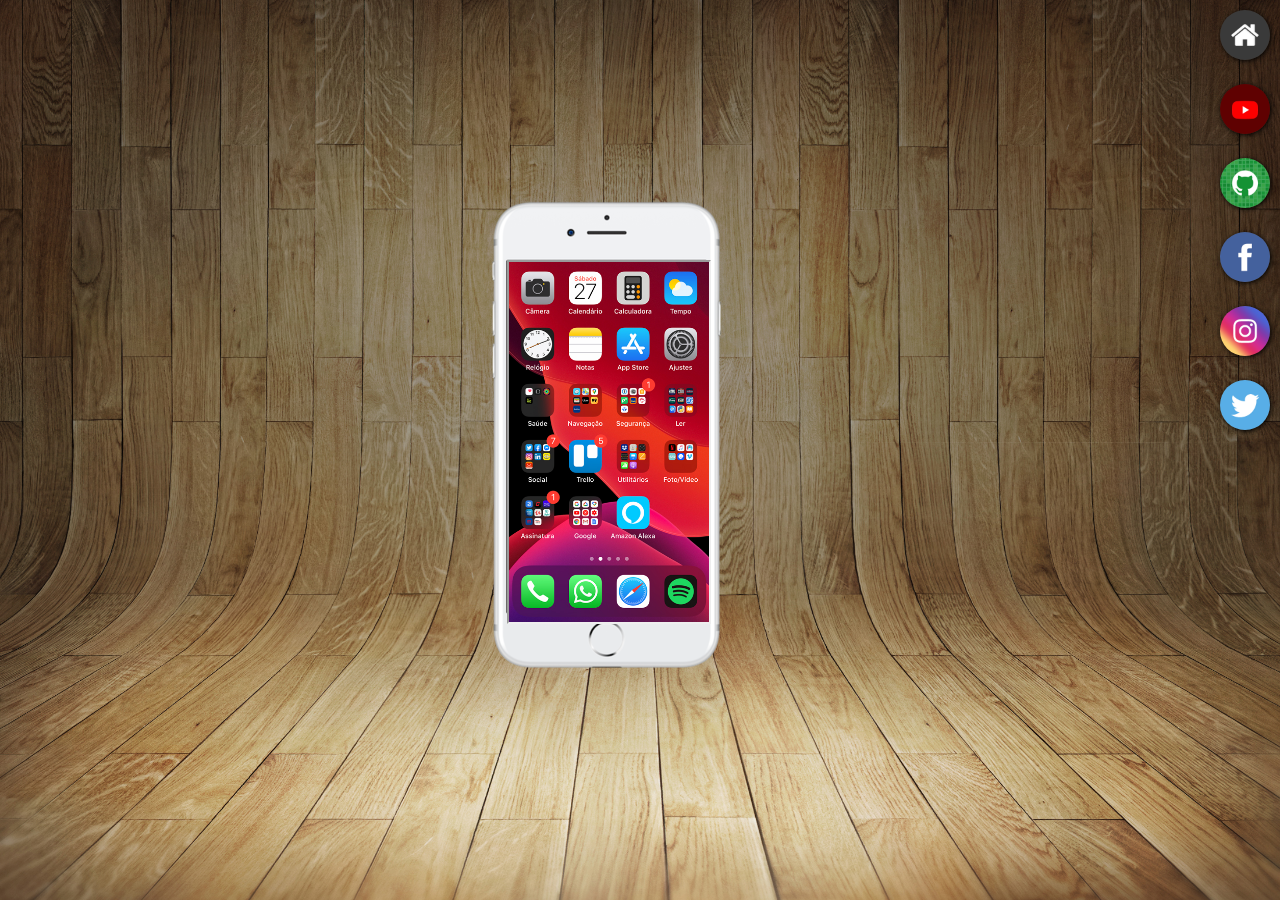
<file: index.html>
<!DOCTYPE html>
<html lang="PT-BR">
<head>
    <meta charset="UTF-8">
    <meta name="viewport" content="width=device-width, initial-scale=1.0">
    <link rel="stylesheet" href="style.css">
    <title>Inico</title>
</head>
<body>
    <main>
        <section id="telefone">
         <iframe src="home.html" name="tela" id="tela" ></iframe>
        </section>
        <section id="rede-sociais">

            <a href="home.html" target="tela"><img src="pacote-d013/imagens/logo-home.jpg" alt=""></a><br>
            <a href="You tube.html"  target="tela"><img src="pacote-d013/imagens/logo-youtube.jpg" alt=""></a><br>
            <a href="guit.html" target="tela"><img src="pacote-d013/imagens/logo-github.jpg" alt=""></a><br>
            <a href="facebook.html" target="tela"><img src="pacote-d013/imagens/logo-facebook.jpg" alt=""></a><br>
            <a href="instragran.html" target="tela"><img src="pacote-d013/imagens/logo-instagram.jpg" alt=""></a><br>
            <a href="X.html" target="tela"><img src="pacote-d013/imagens/logo-twitter.jpg" alt=""></a>
        </section>
    </main>
</body>
</html>
</file>
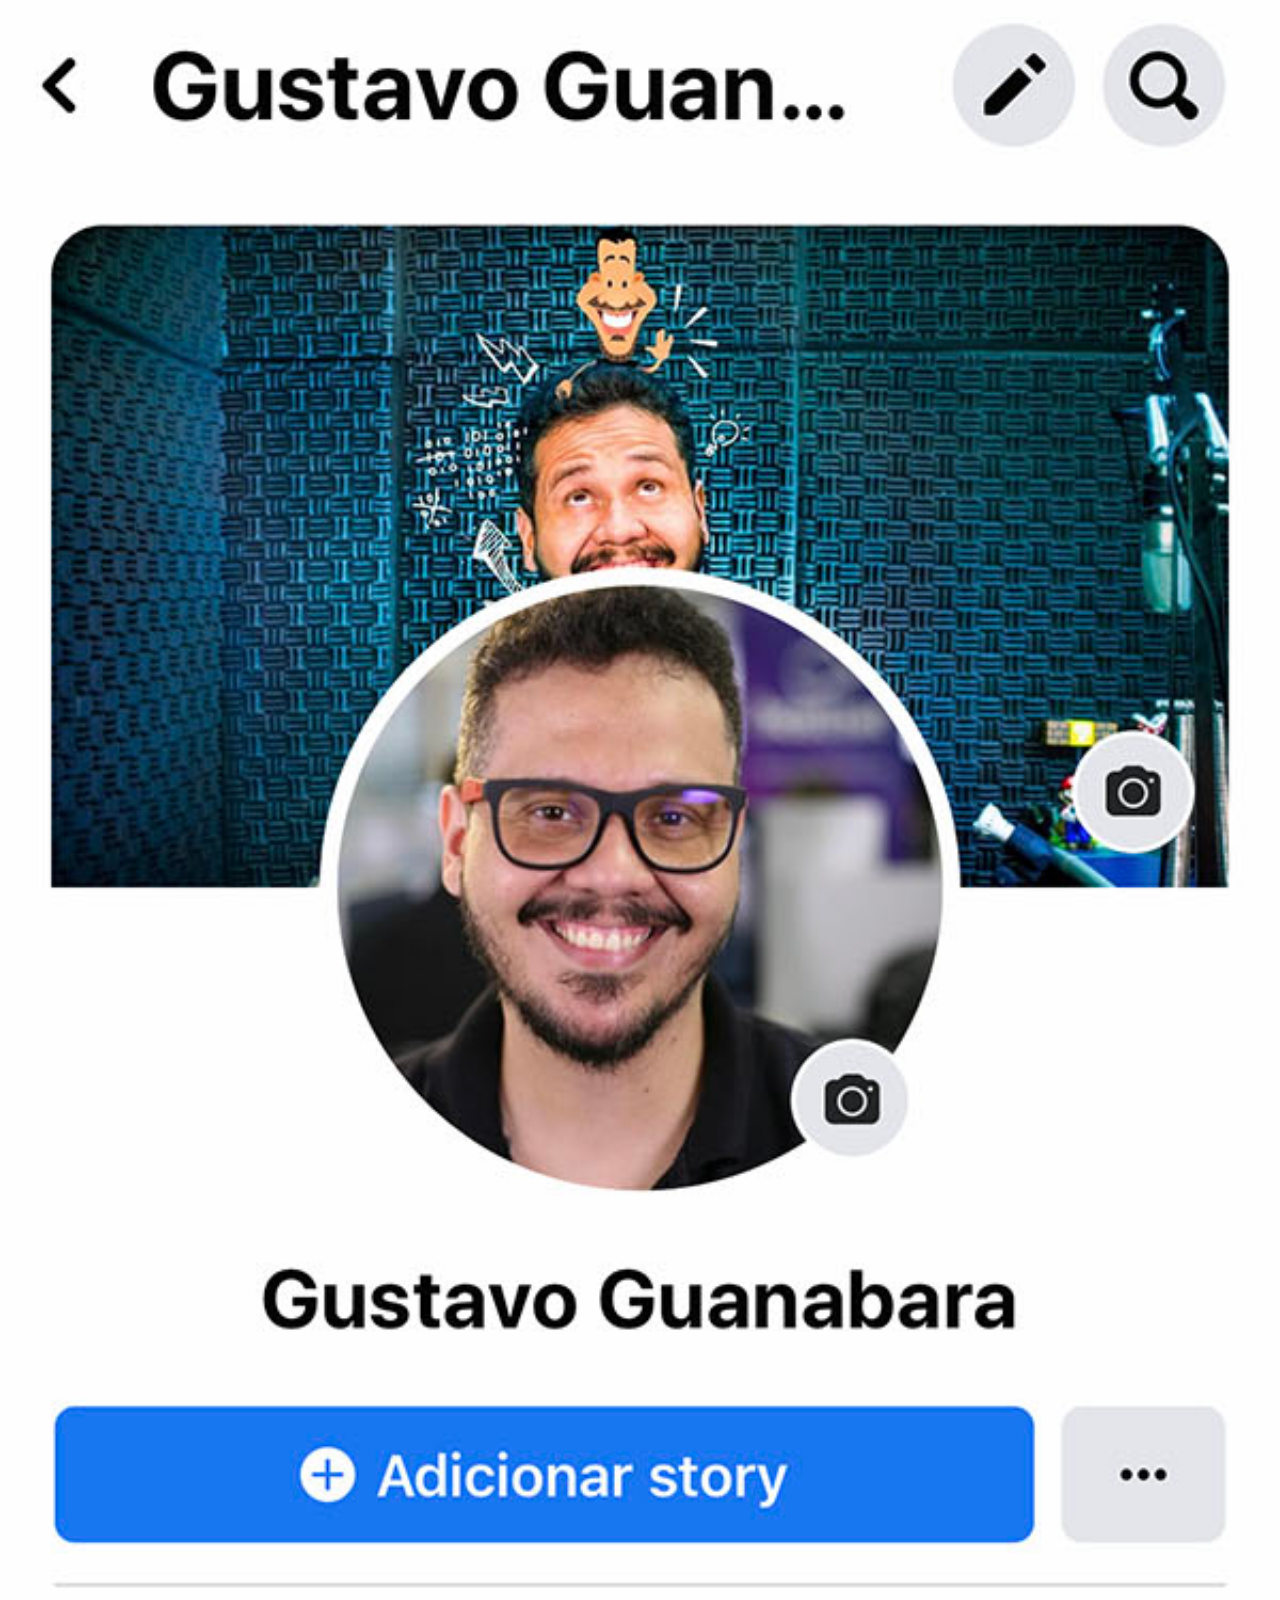
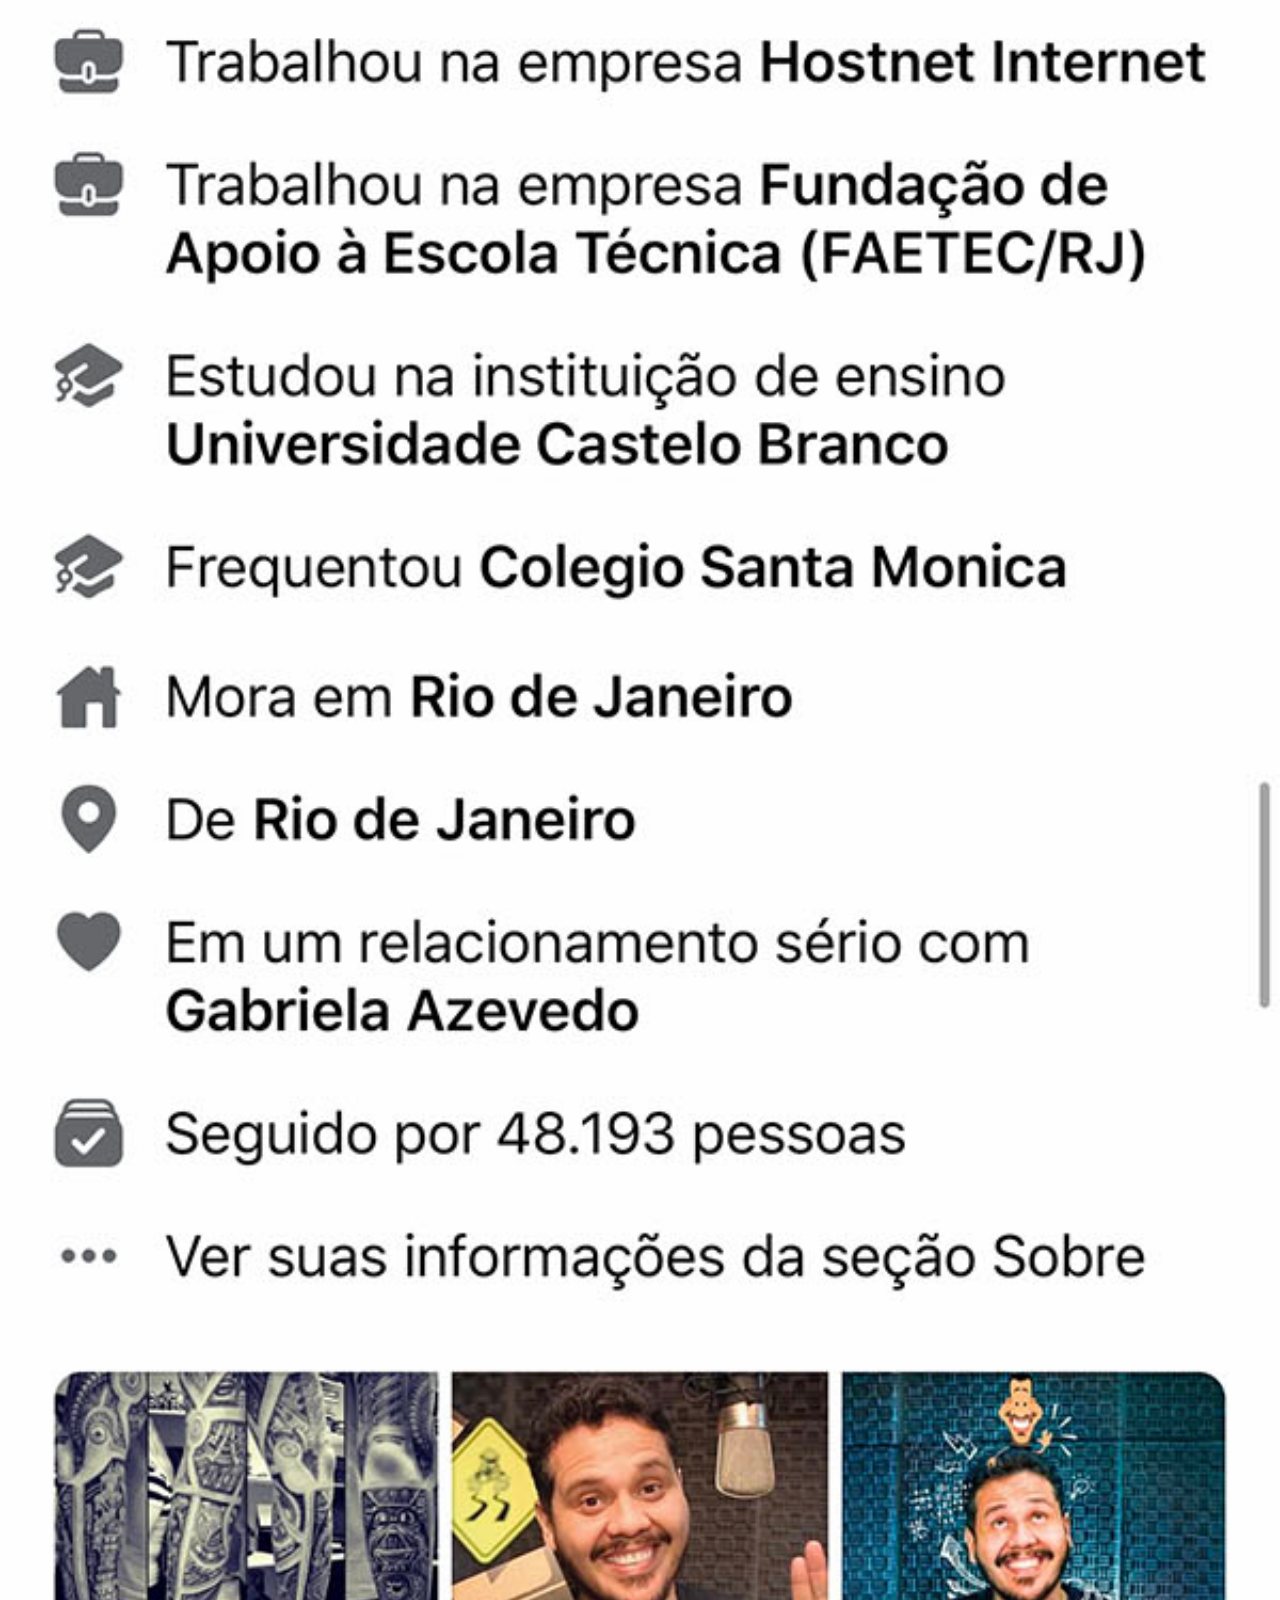
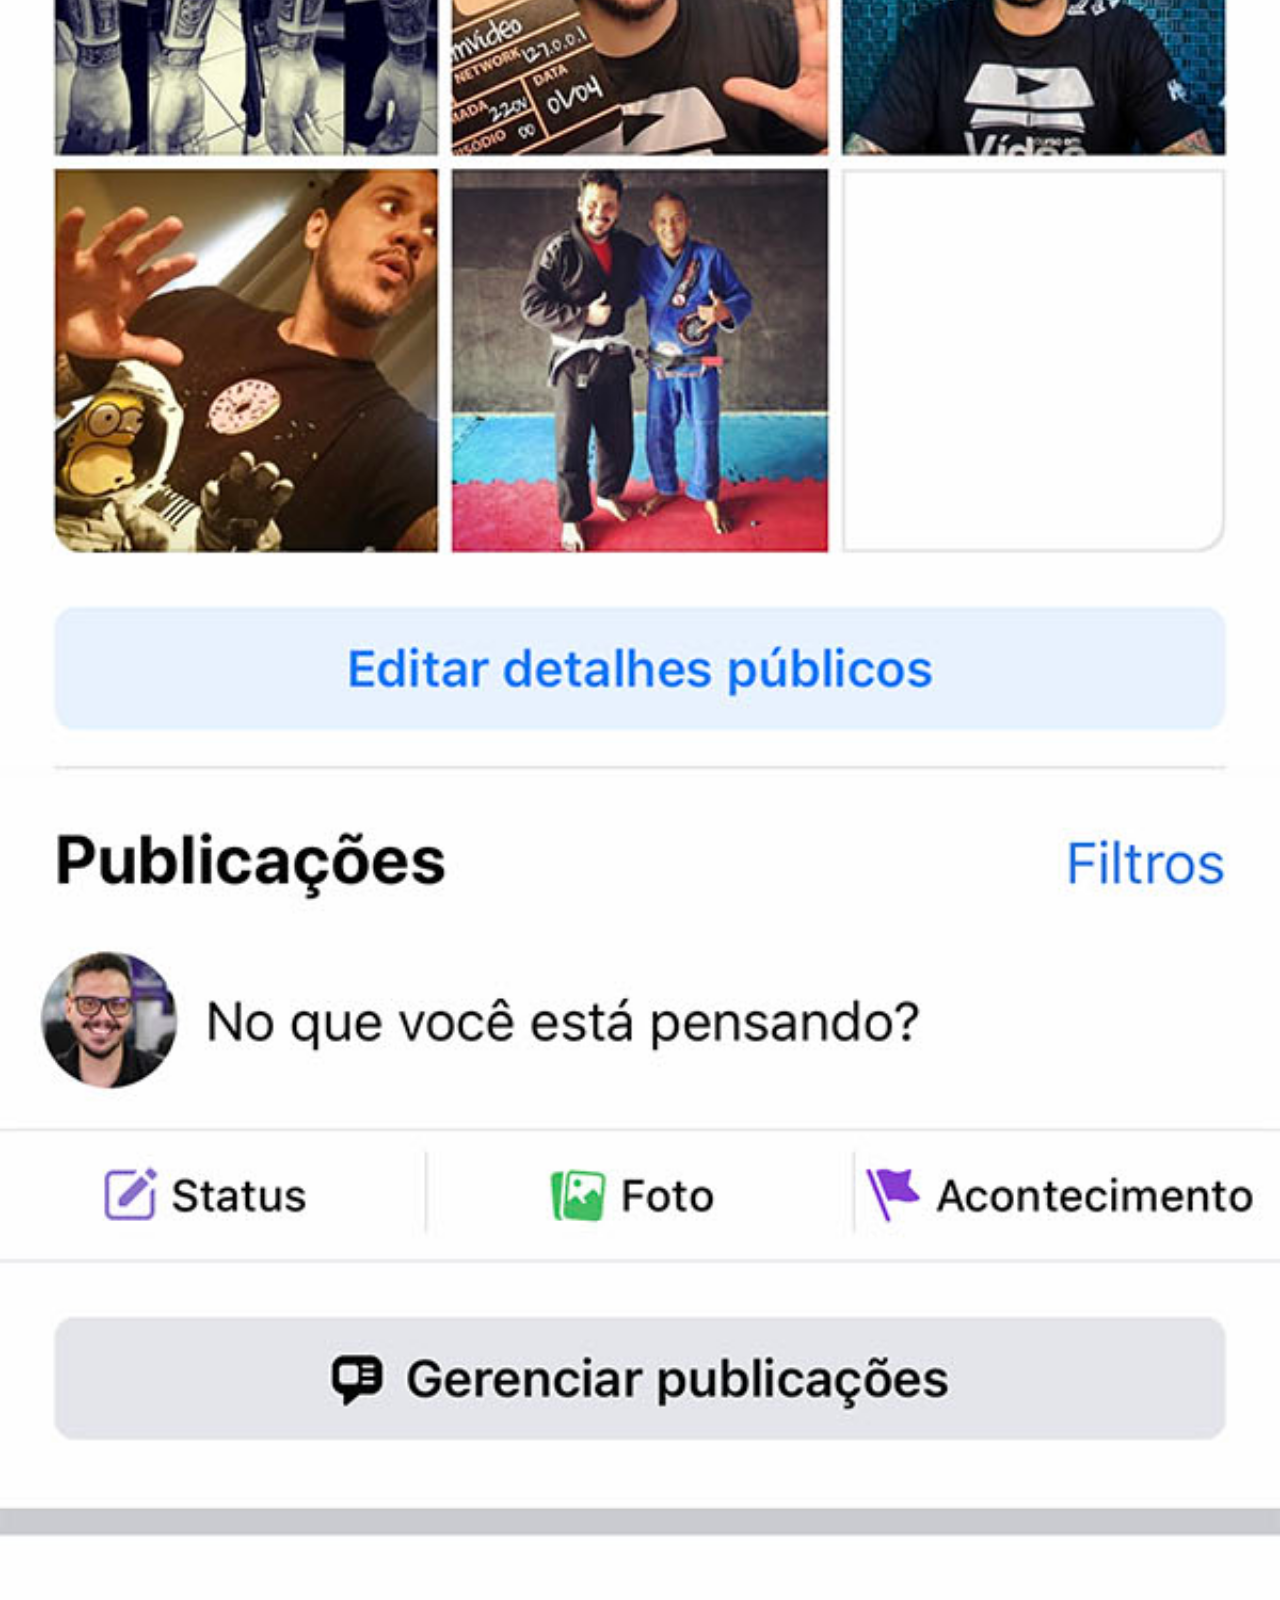
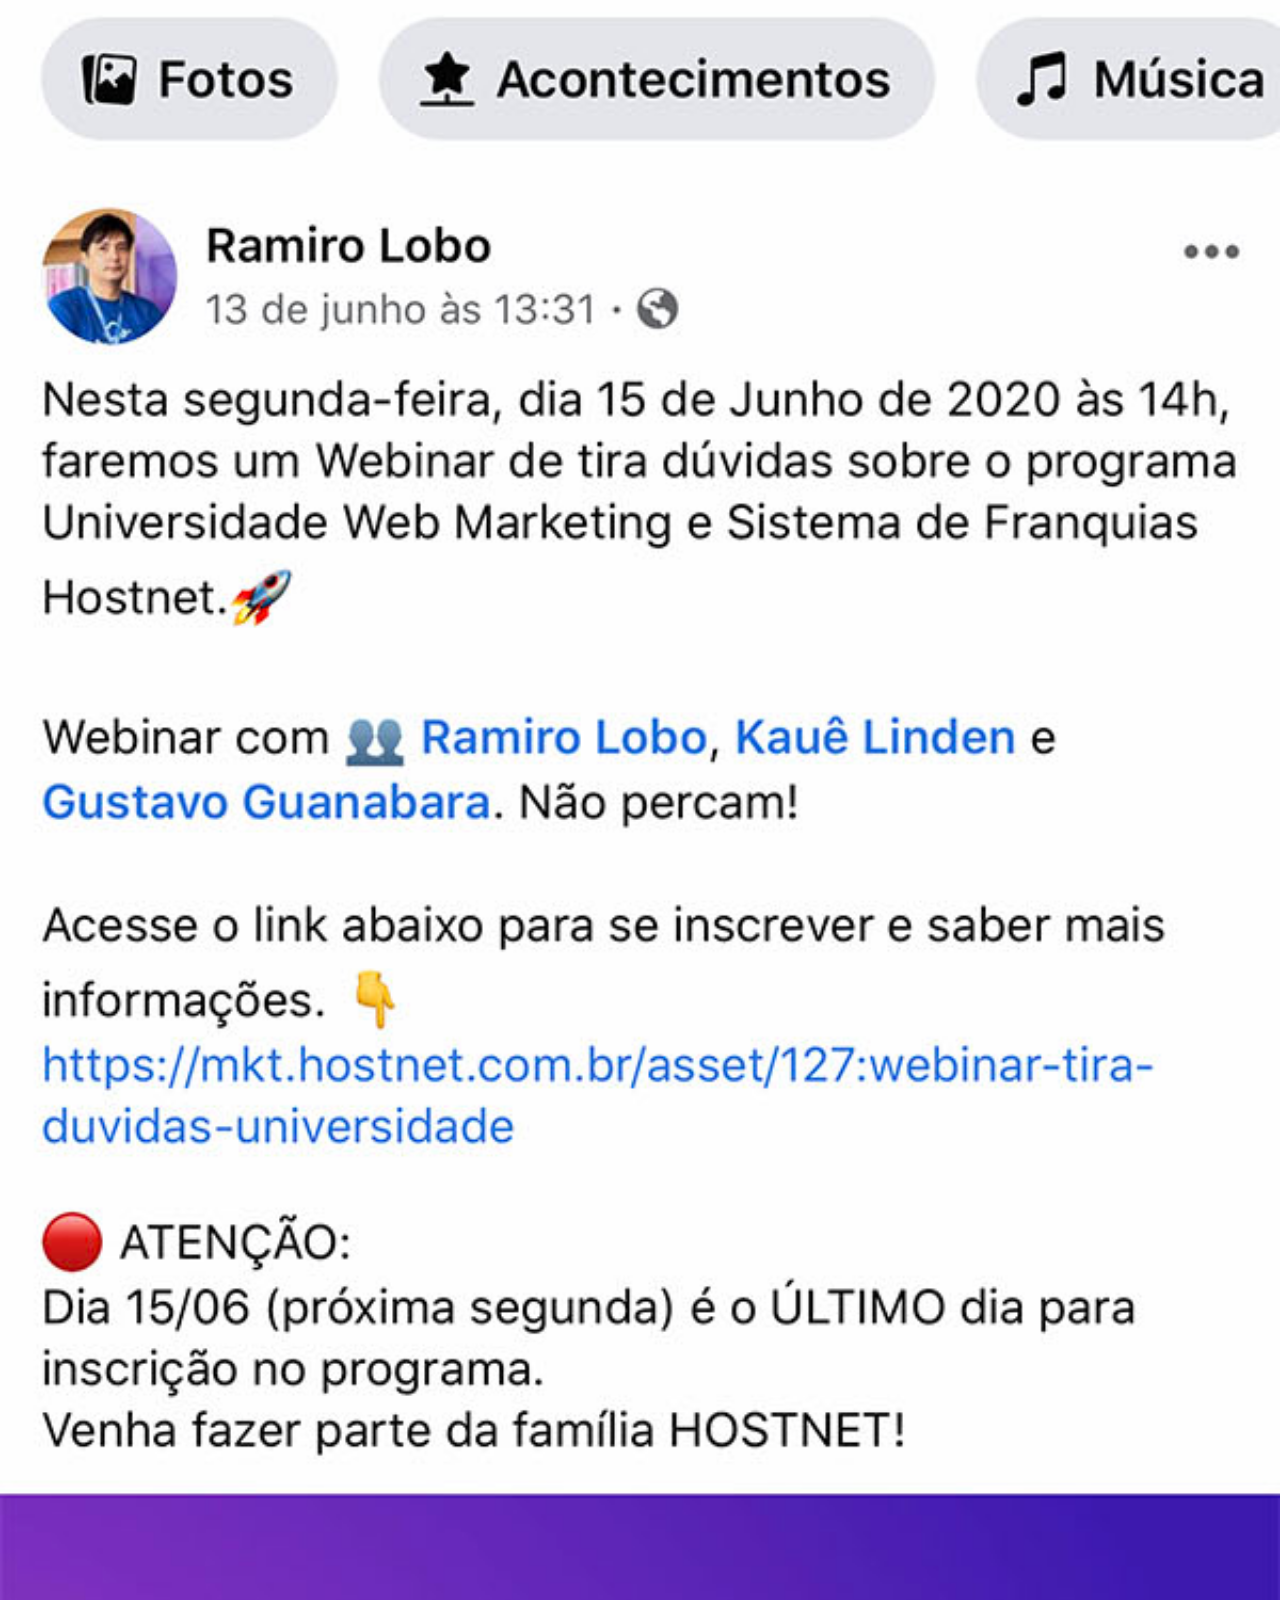
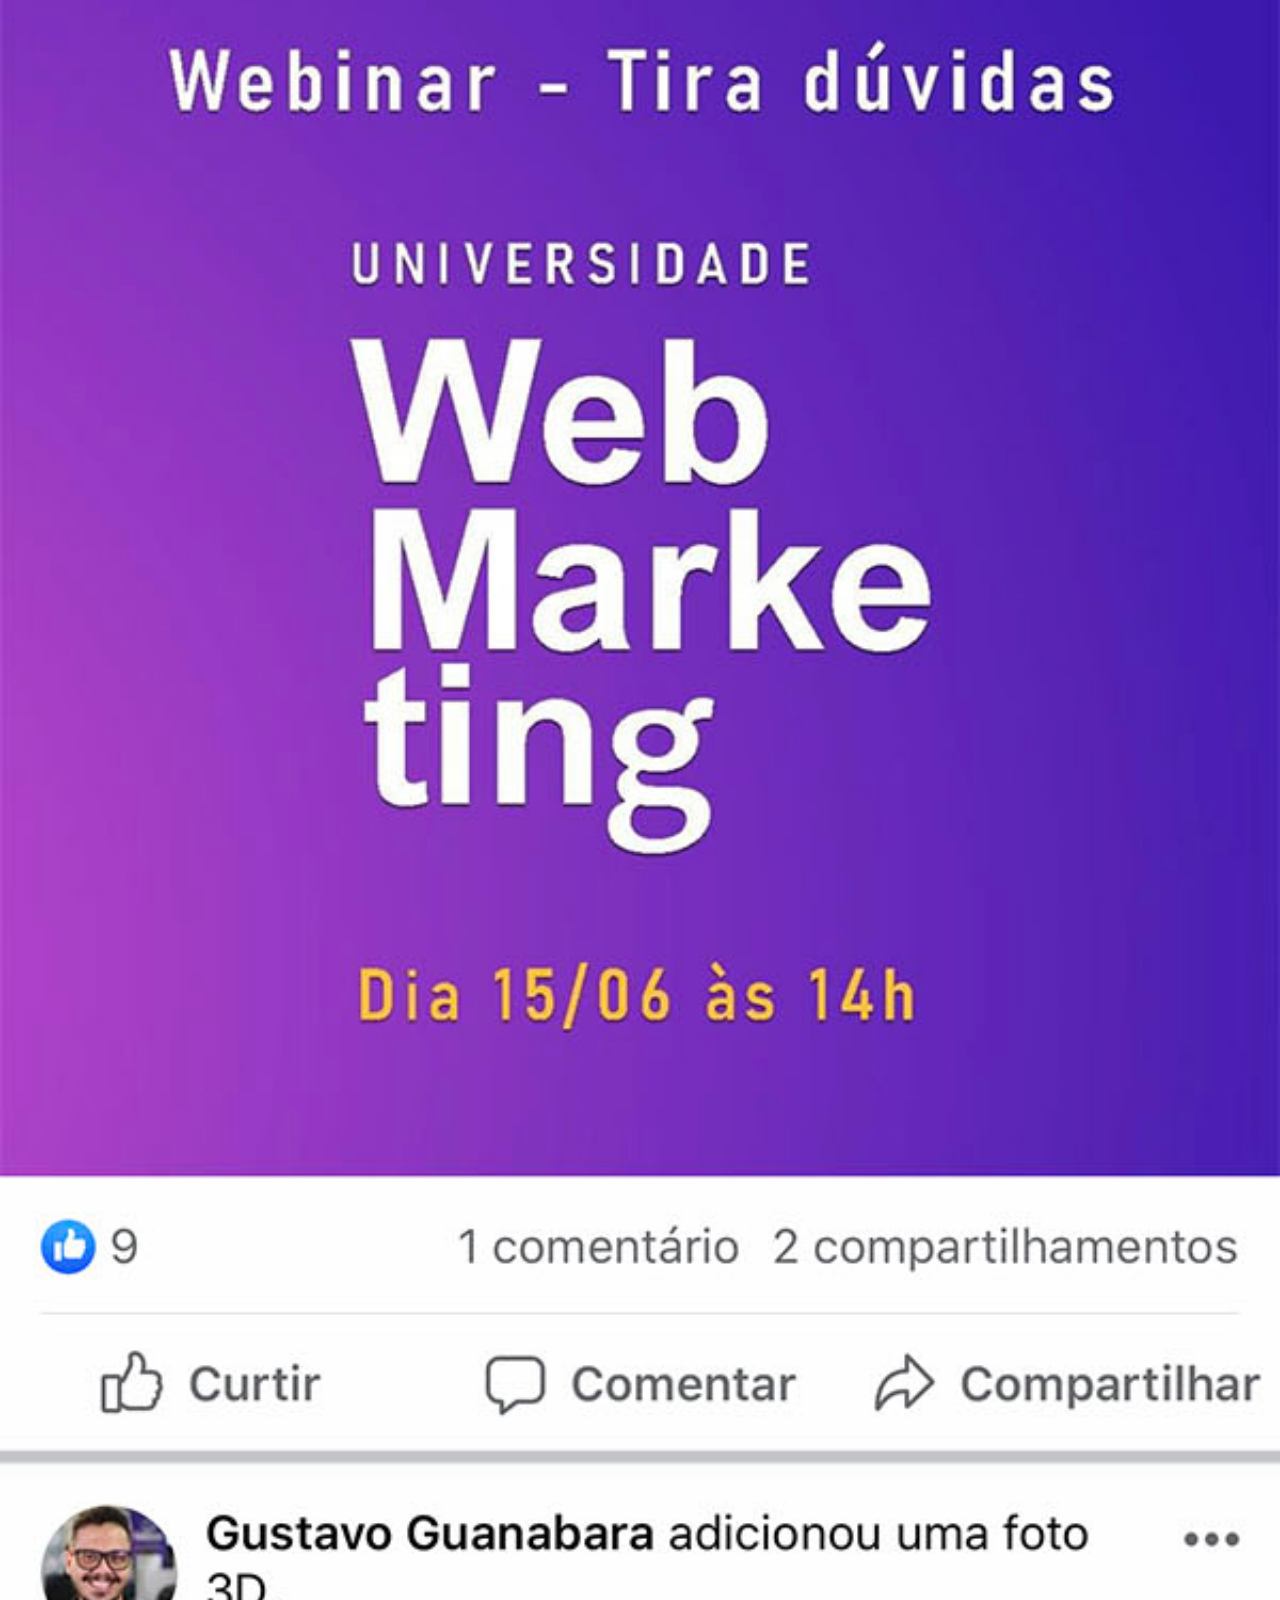
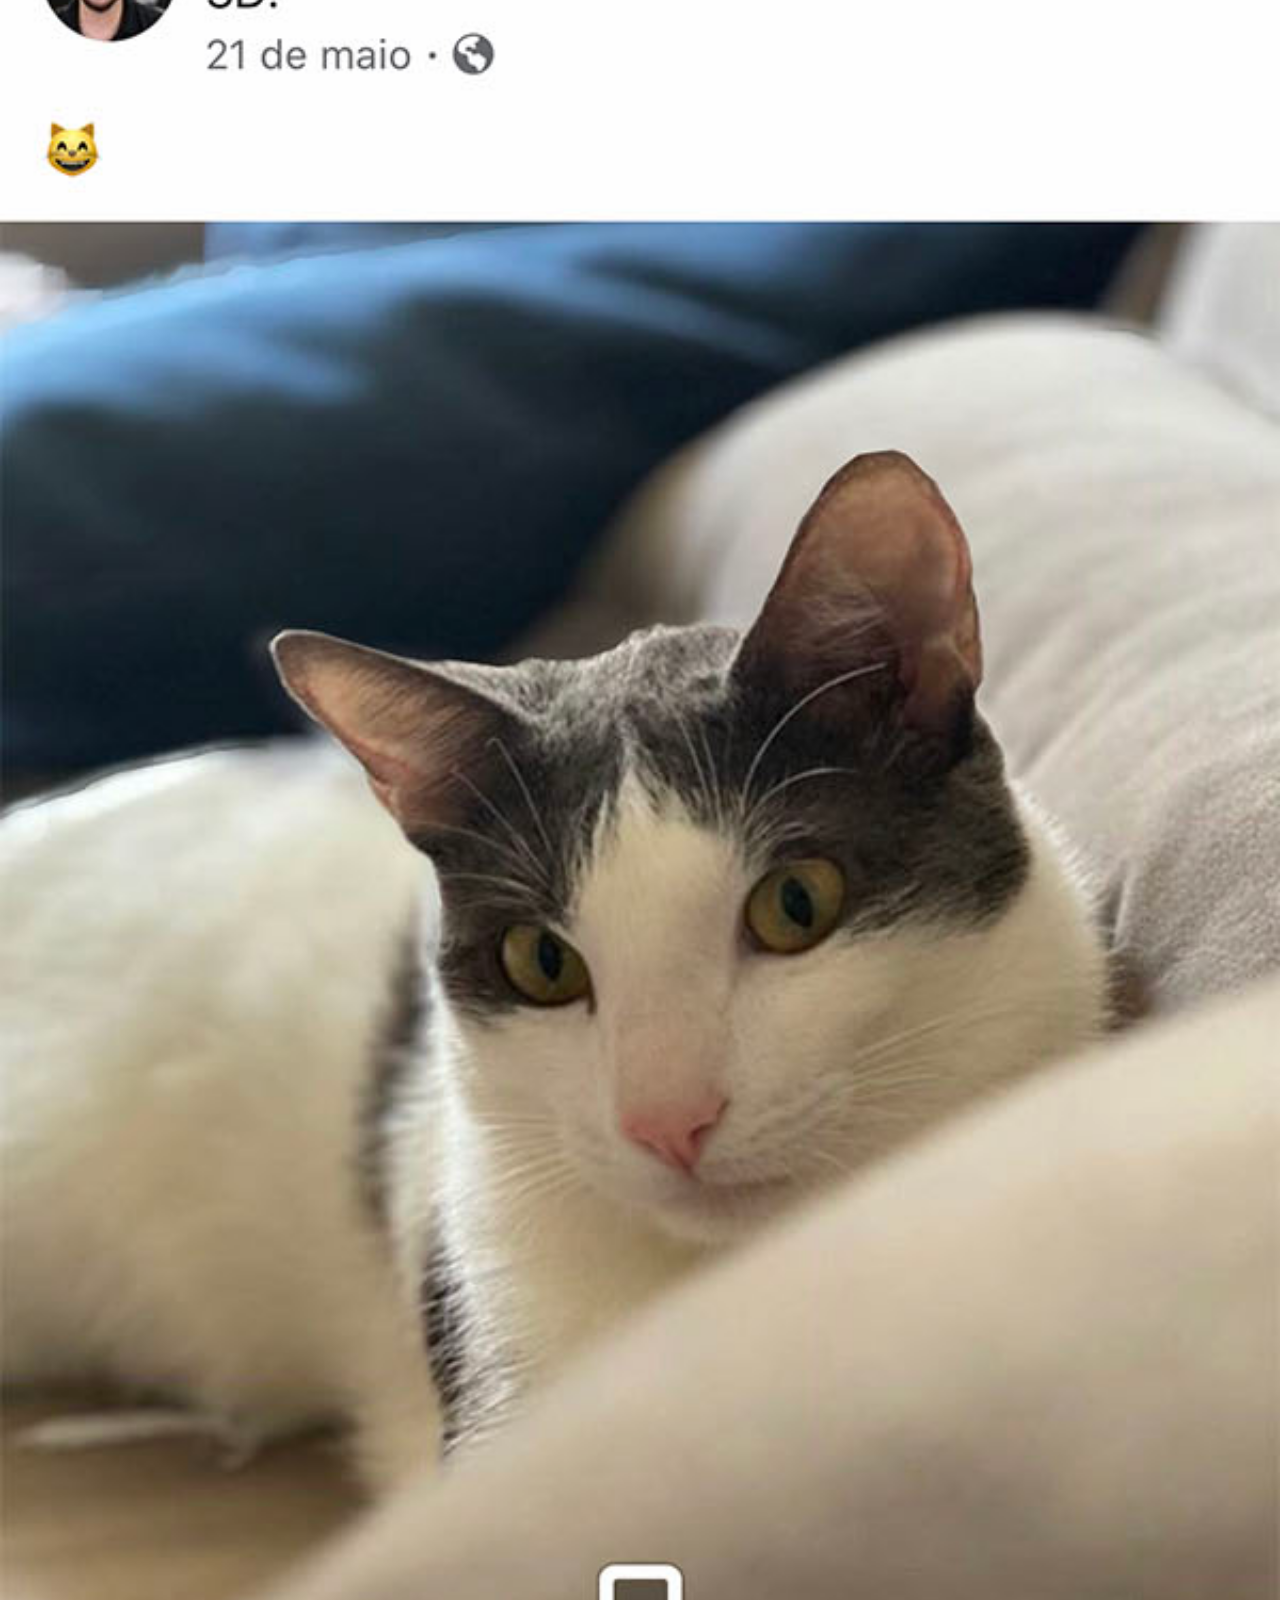
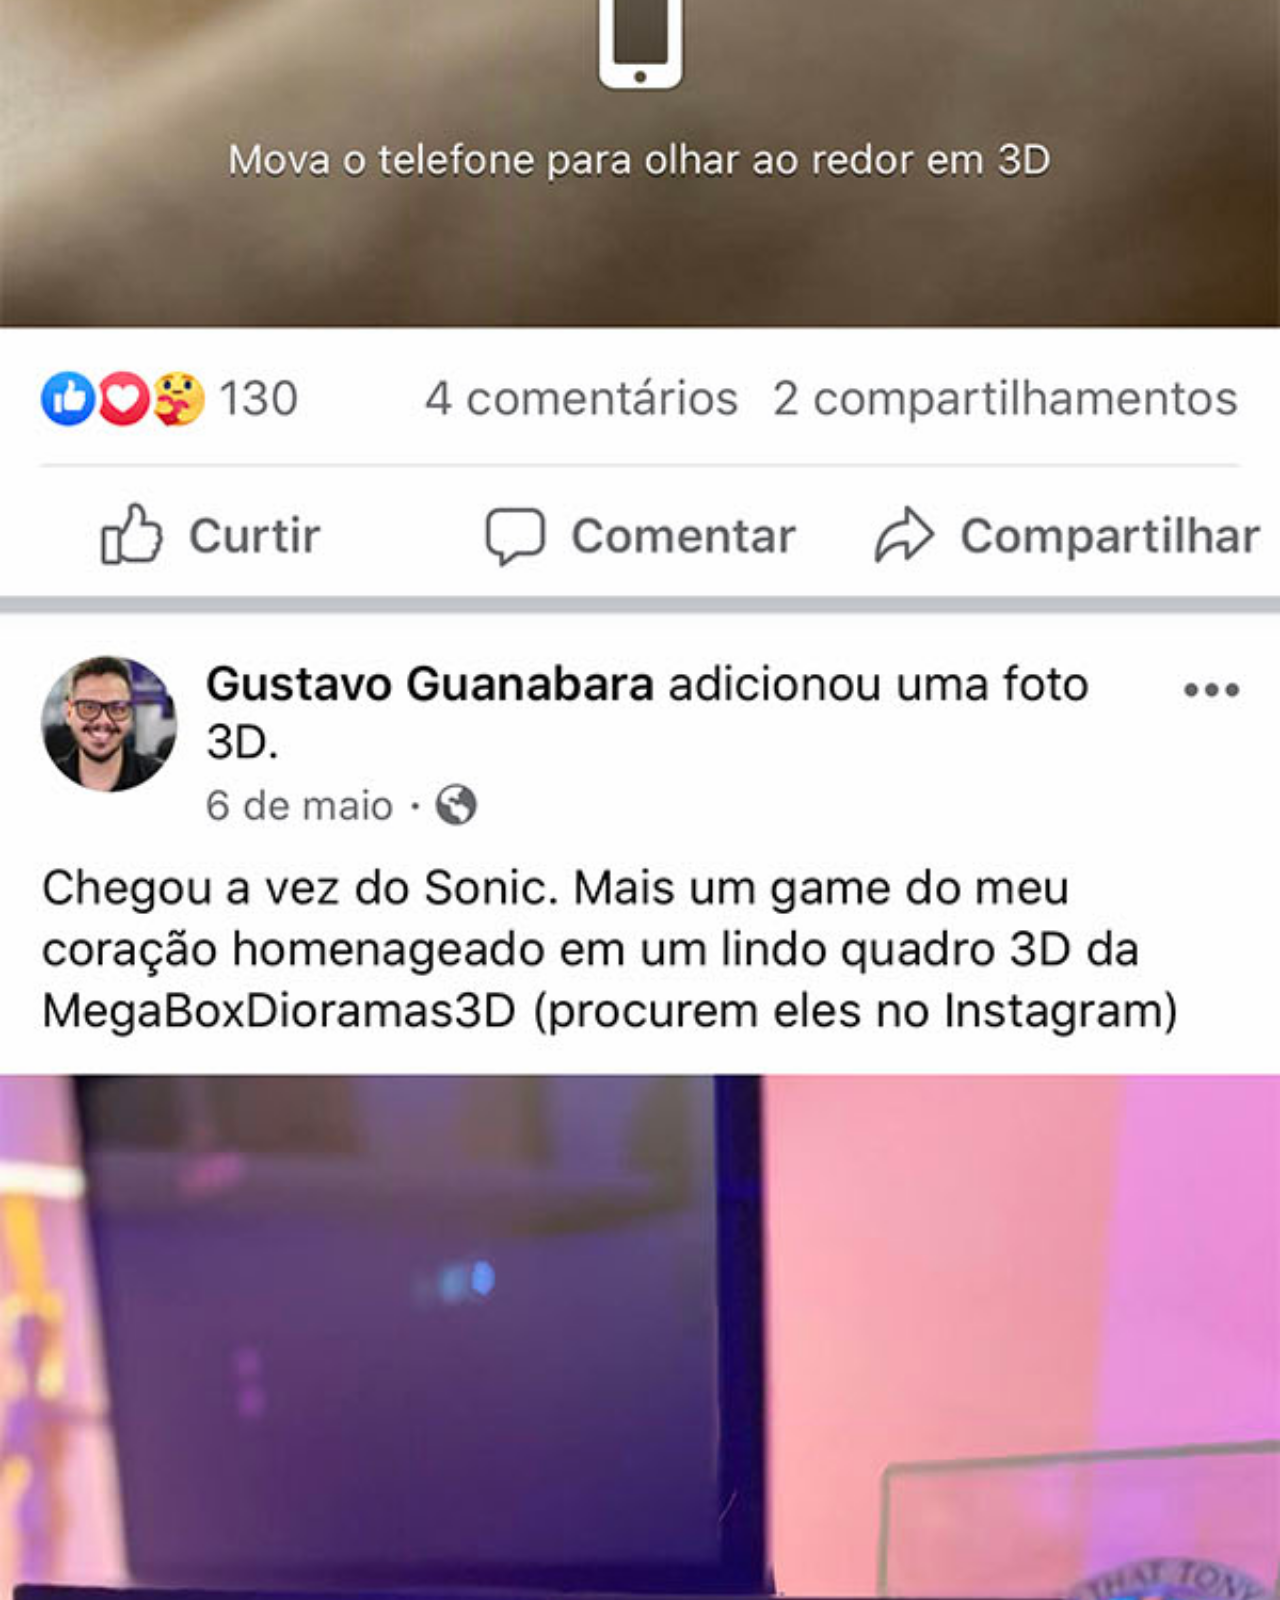
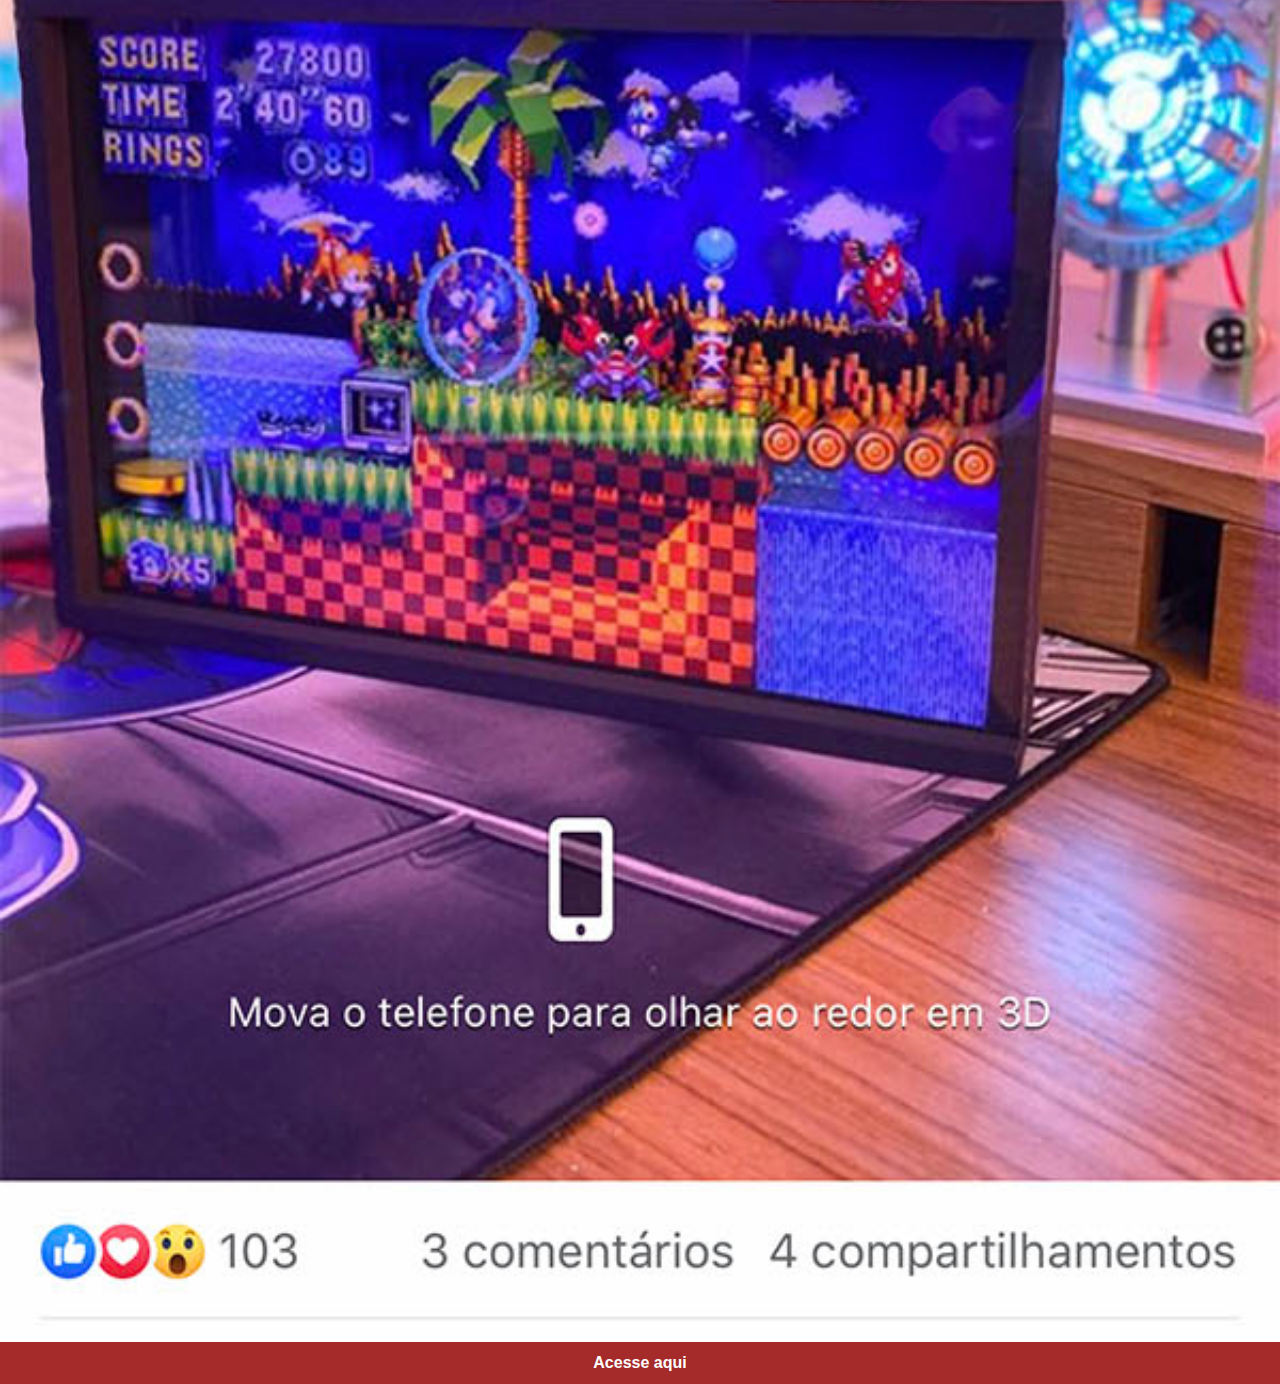
<file: facebook.html>
<!DOCTYPE html>
<html lang="PT-BR">
<head>
    <meta charset="UTF-8">
    <meta name="viewport" content="width=device-width, initial-scale=1.0">
    <link rel="stylesheet" href="estilos/tela.css">
    <title>Facebook</title>
</head>
<body>
    <img src="pacote-d013/imagens/tela-facebook.jpg" alt="tela-facebook">
    <a href="">Acesse aqui</a>
</body>
</html>
</file>
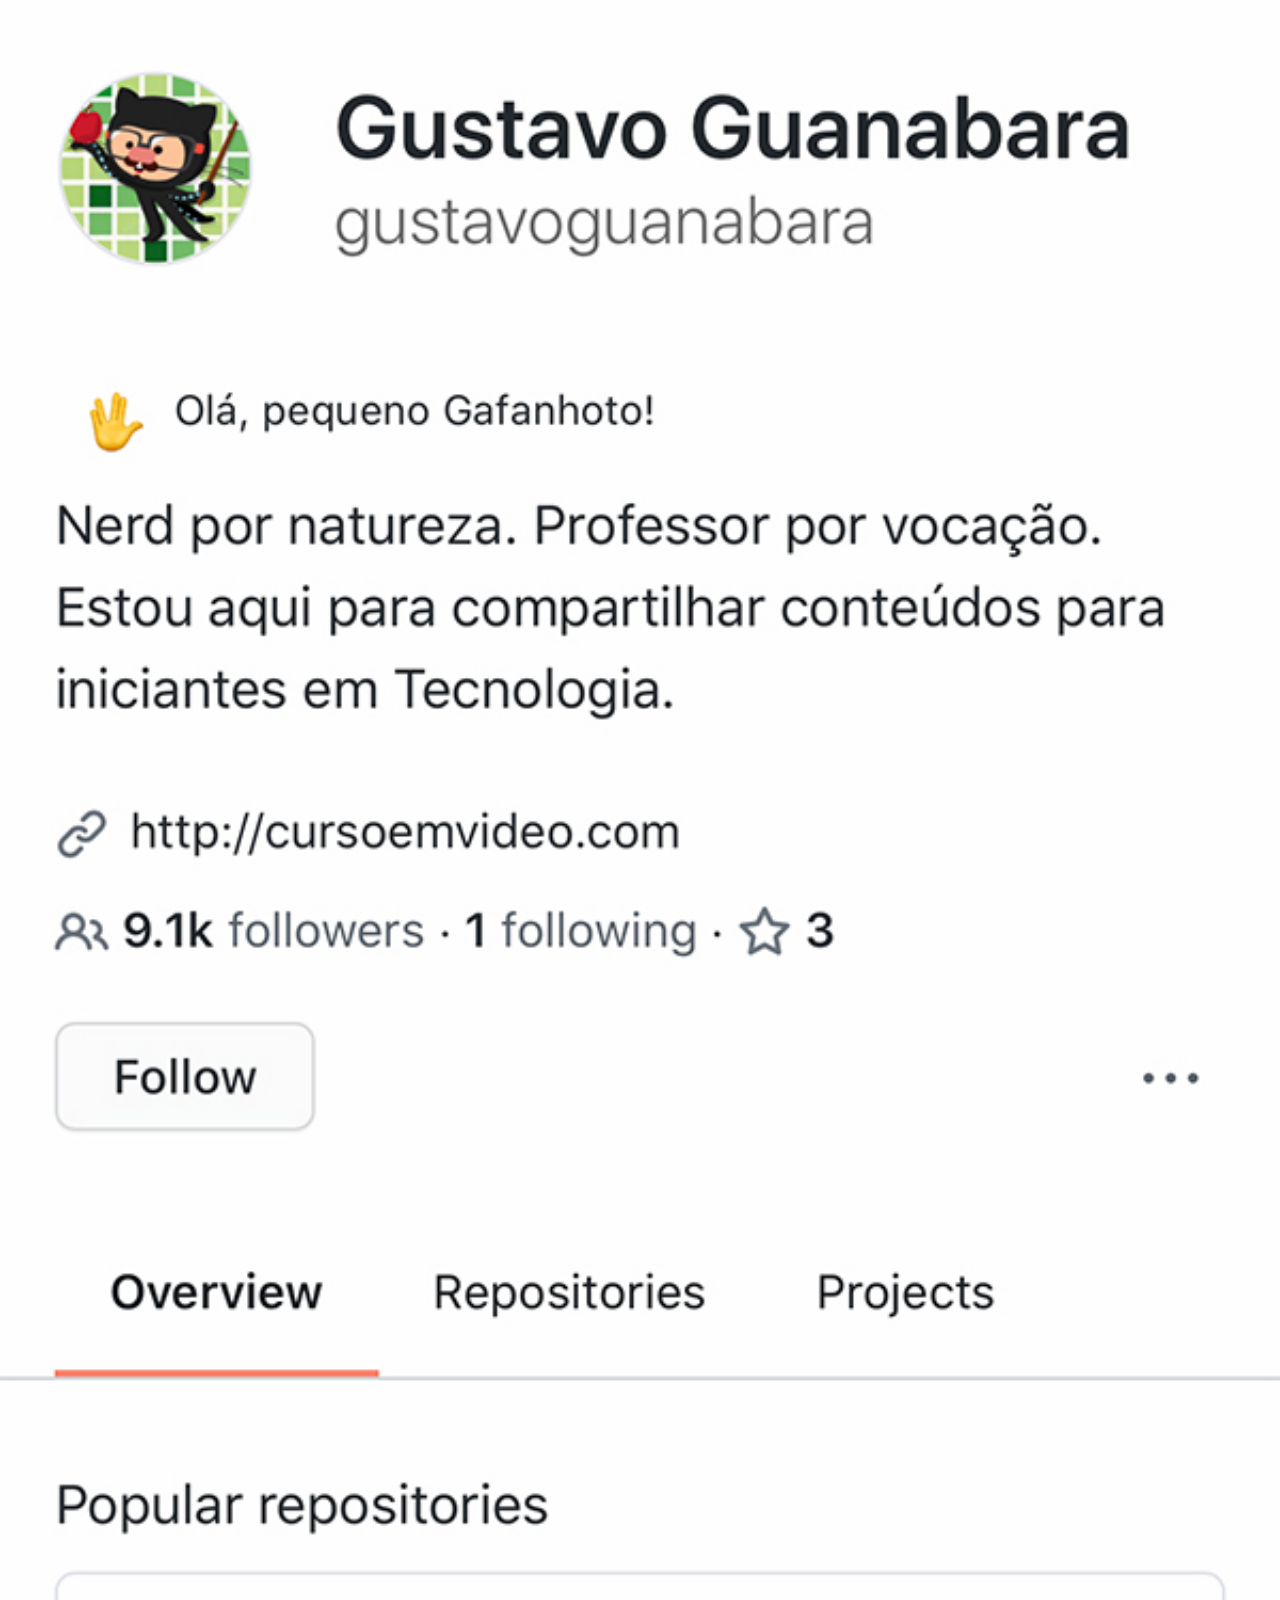
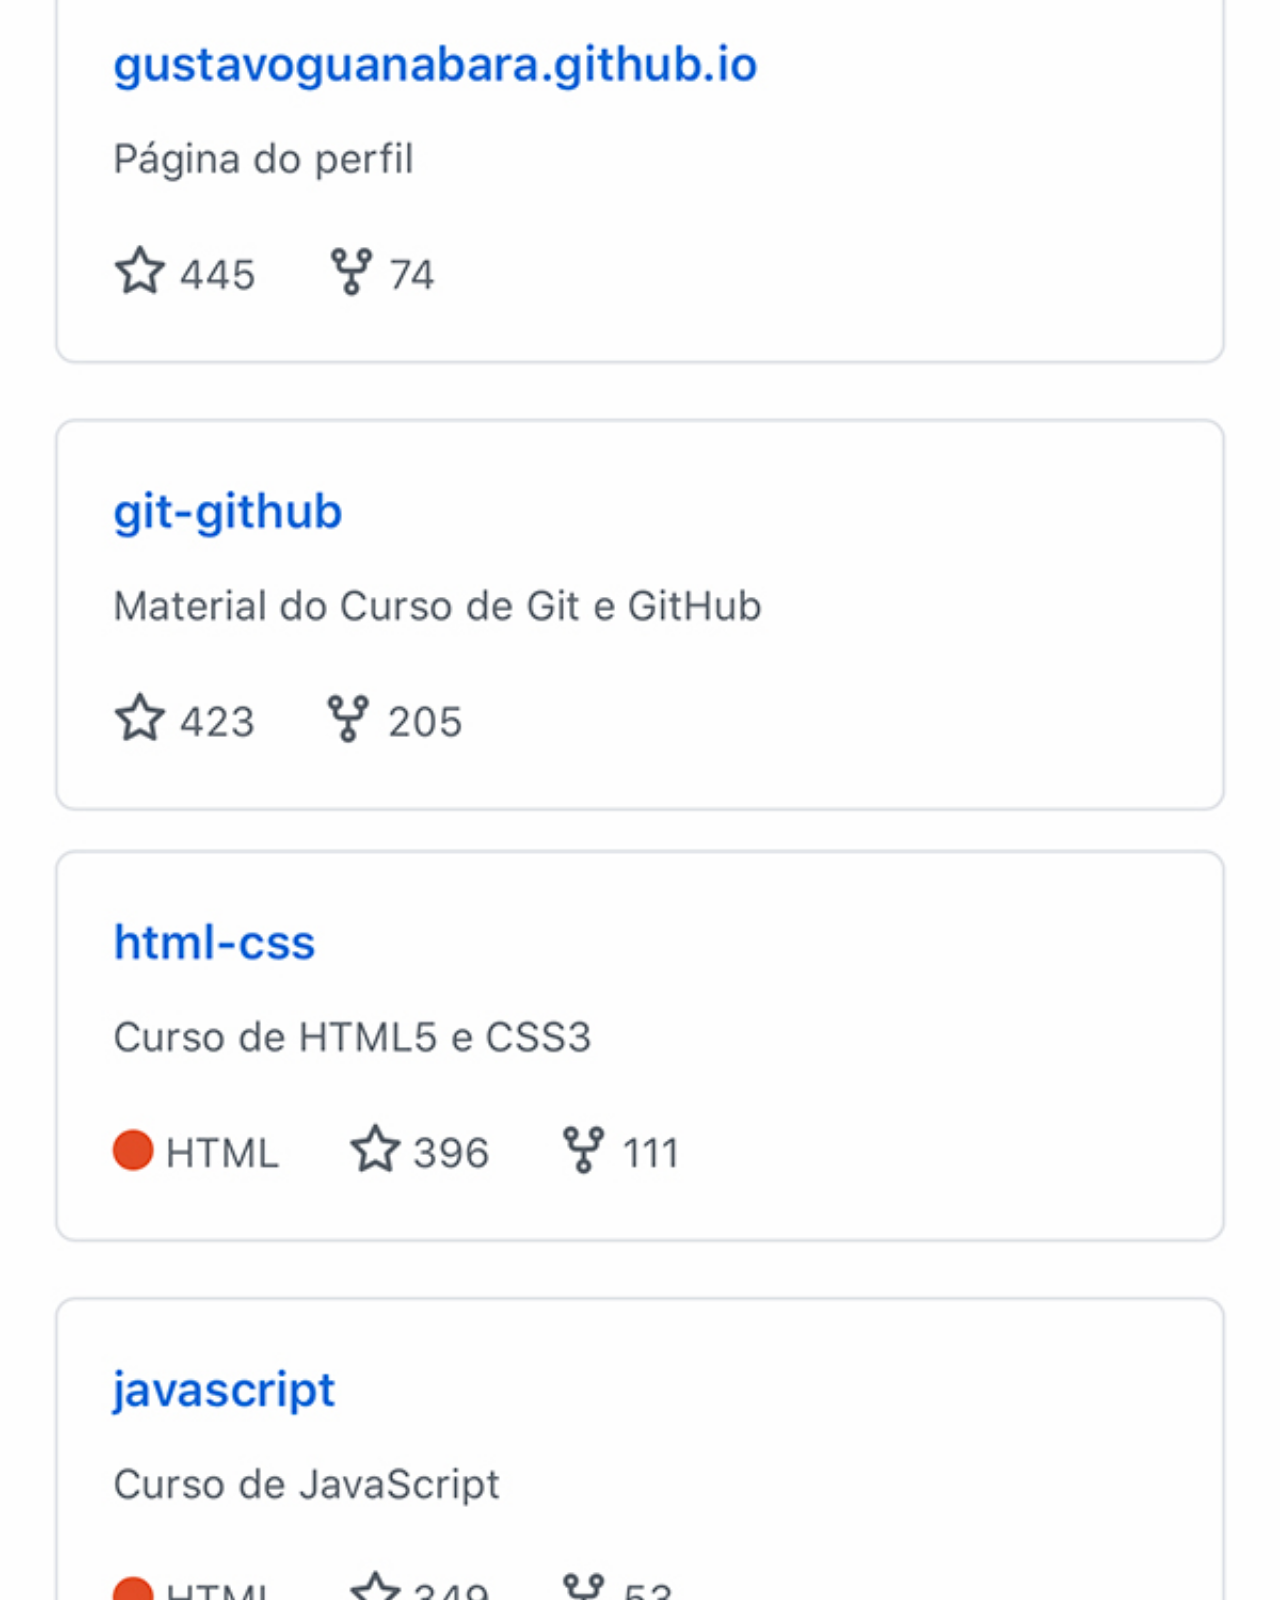
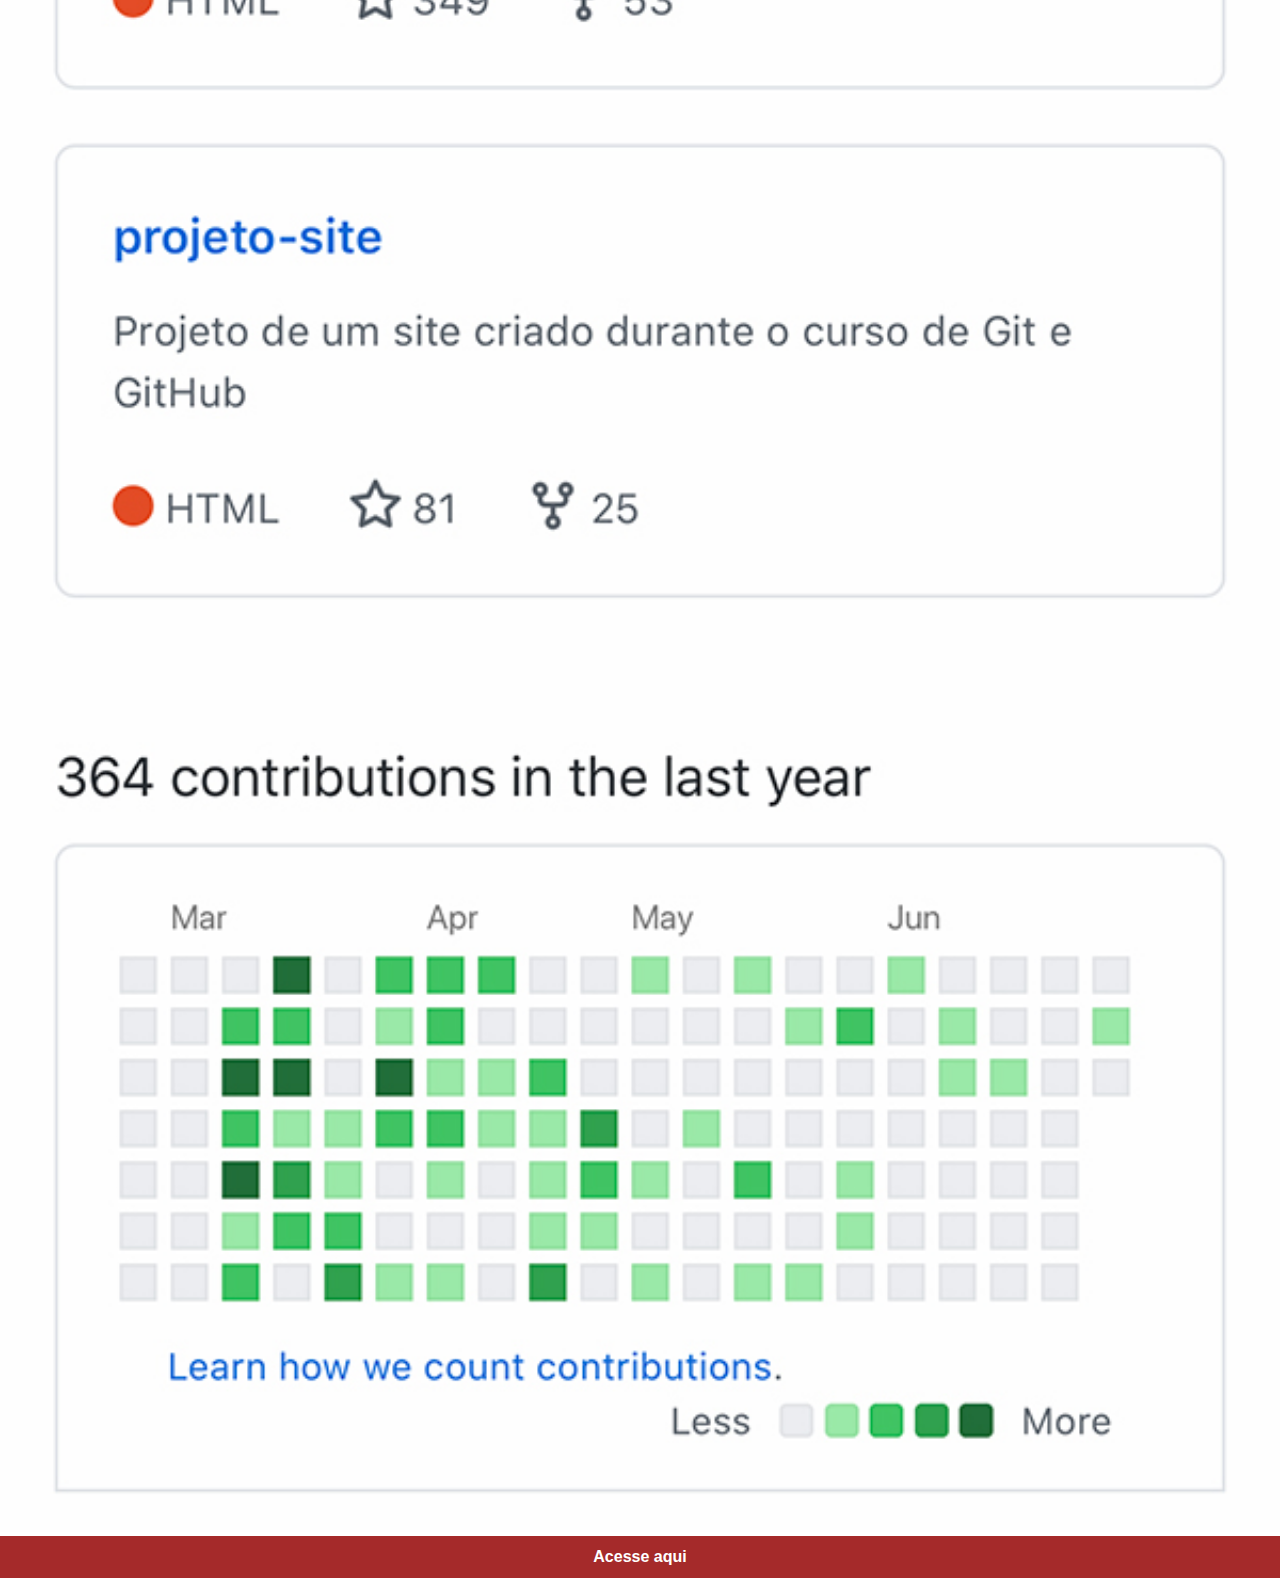
<file: guit.html>
<!DOCTYPE html>
<html lang="PT-BR">
<head>
    <meta charset="UTF-8">
    <meta name="viewport" content="width=device-width, initial-scale=1.0">
    <link rel="stylesheet" href="estilos/tela.css">
    <title>guit</title>
</head>
<body>
    <img src="pacote-d013/imagens/tela-github.jpg" alt="tela-github">
    <a href="">Acesse aqui</a>
</body>
</html>
</file>
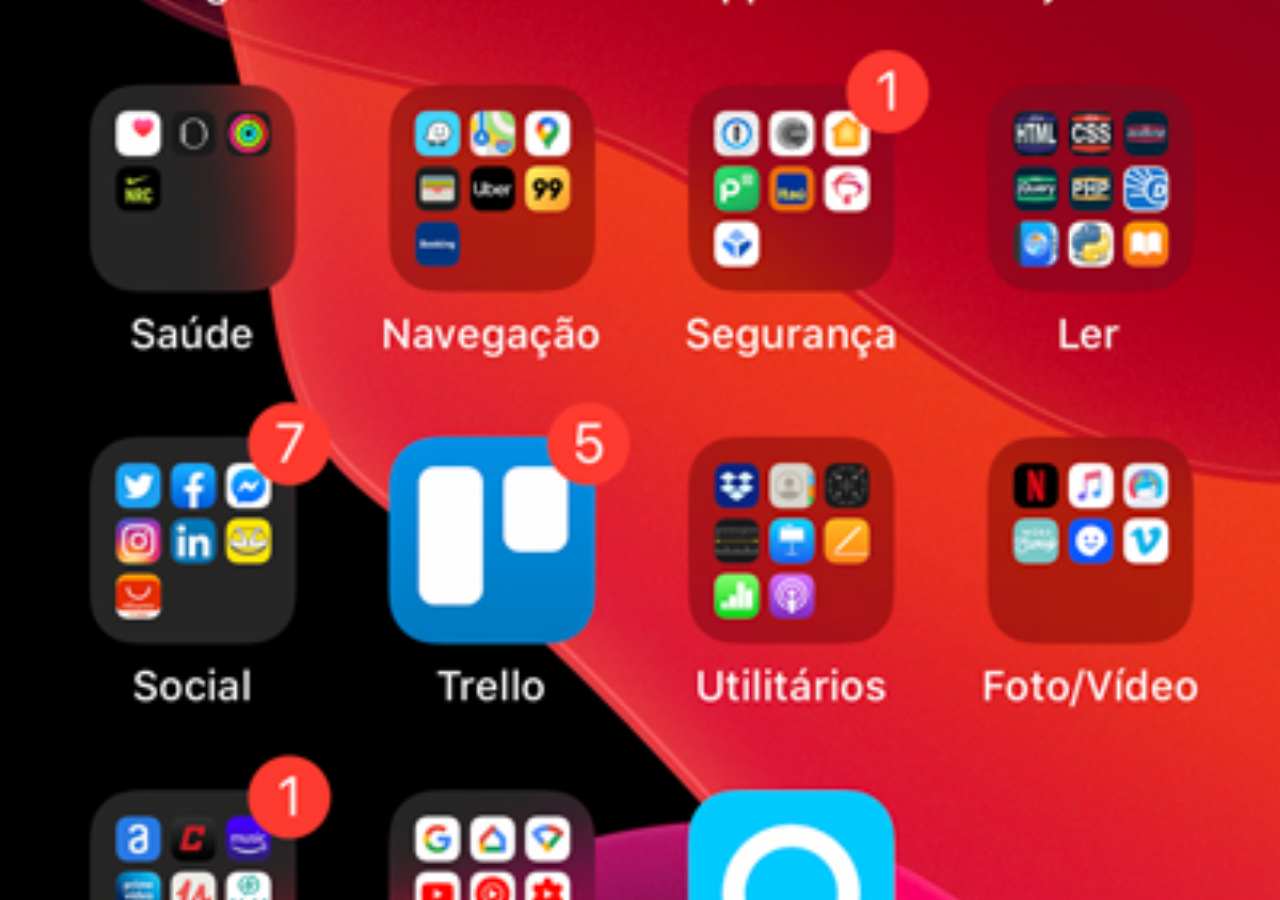
<file: home.html>
<!DOCTYPE html>
<html lang="PT-BR">
<head>
    <meta charset="UTF-8">
    <meta name="viewport" content="width=device-width, initial-scale=1.0">
    <link rel="stylesheet" href="estilos/tela.css">
    <title>Home</title>
    <style>
        *{
            padding: 0%;
            margin: 0%;
        }
        body{
            width: 100vw;
            height: 100vh;
            background: url(pacote-d013/imagens/tela-home.jpg) no-repeat center;
            background-size: cover;
            
        }
    </style>
</head>
<body>
    
</body>
</html>
</file>
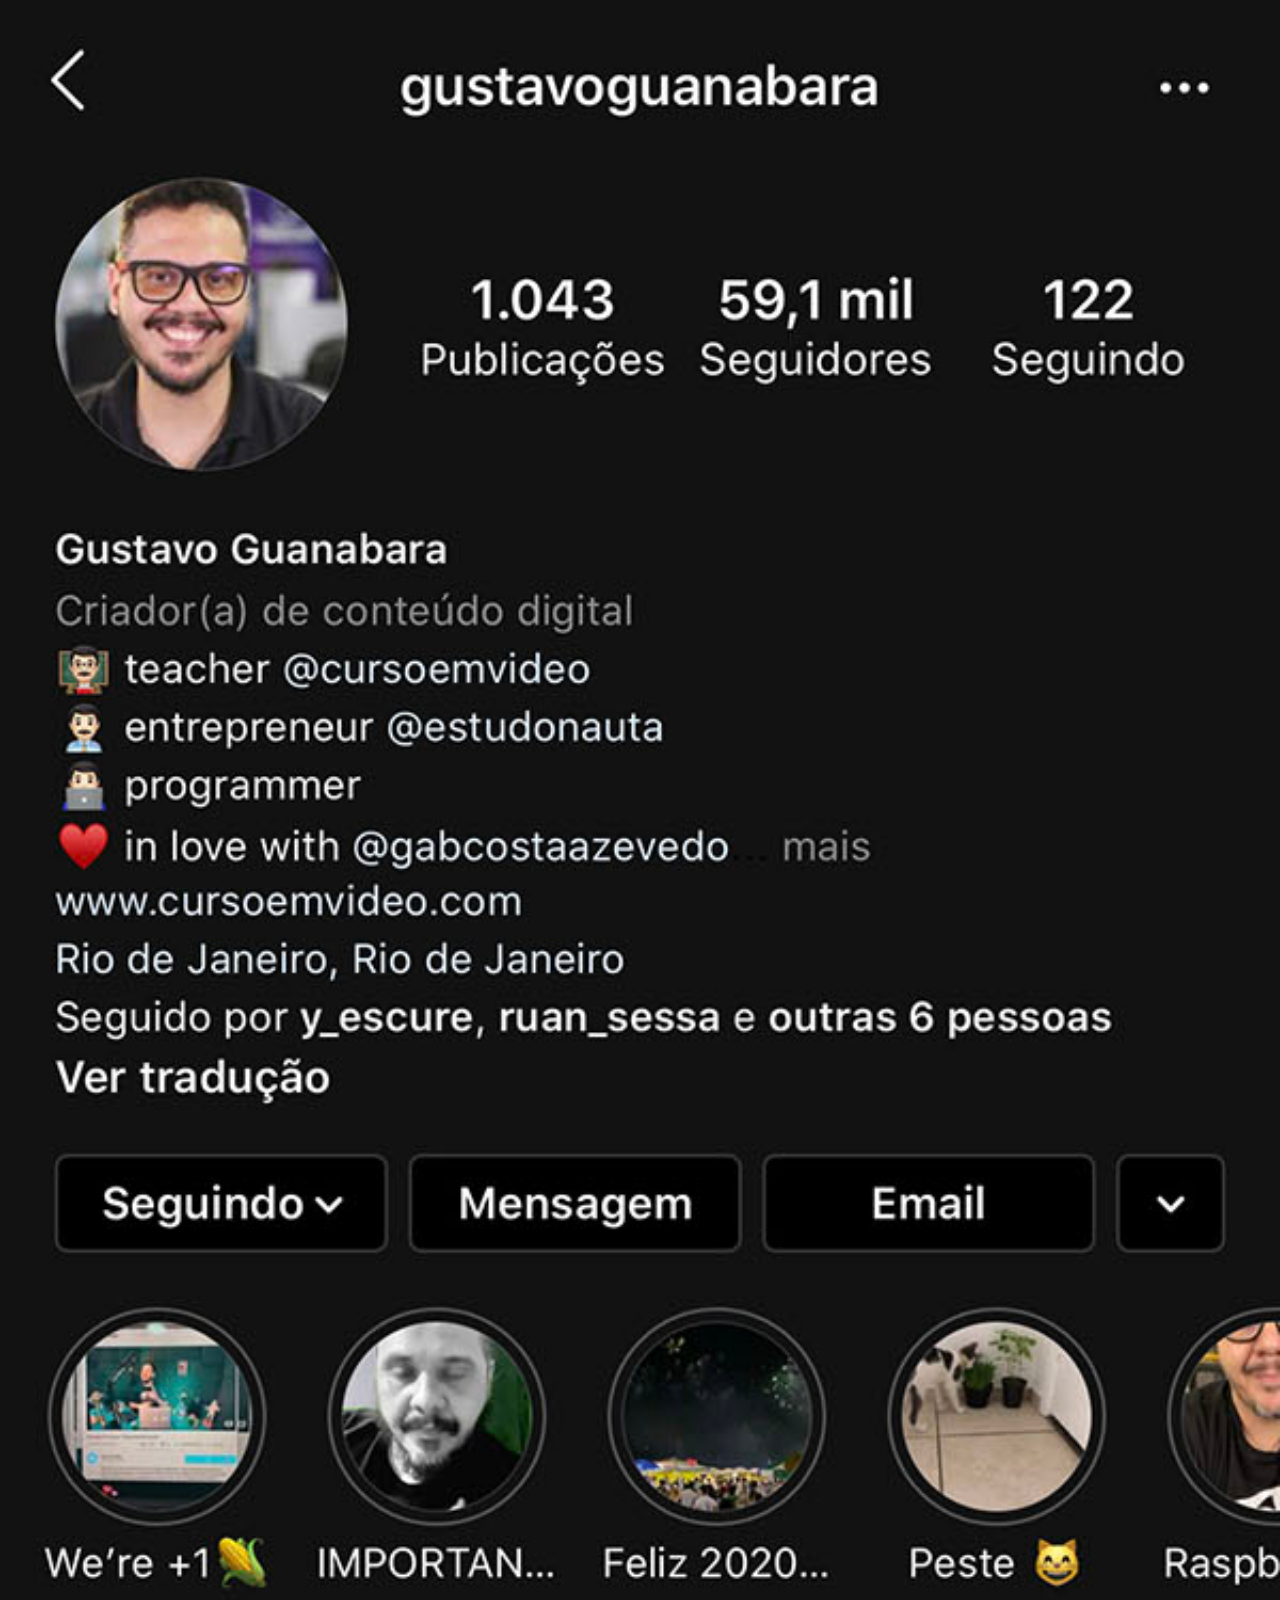
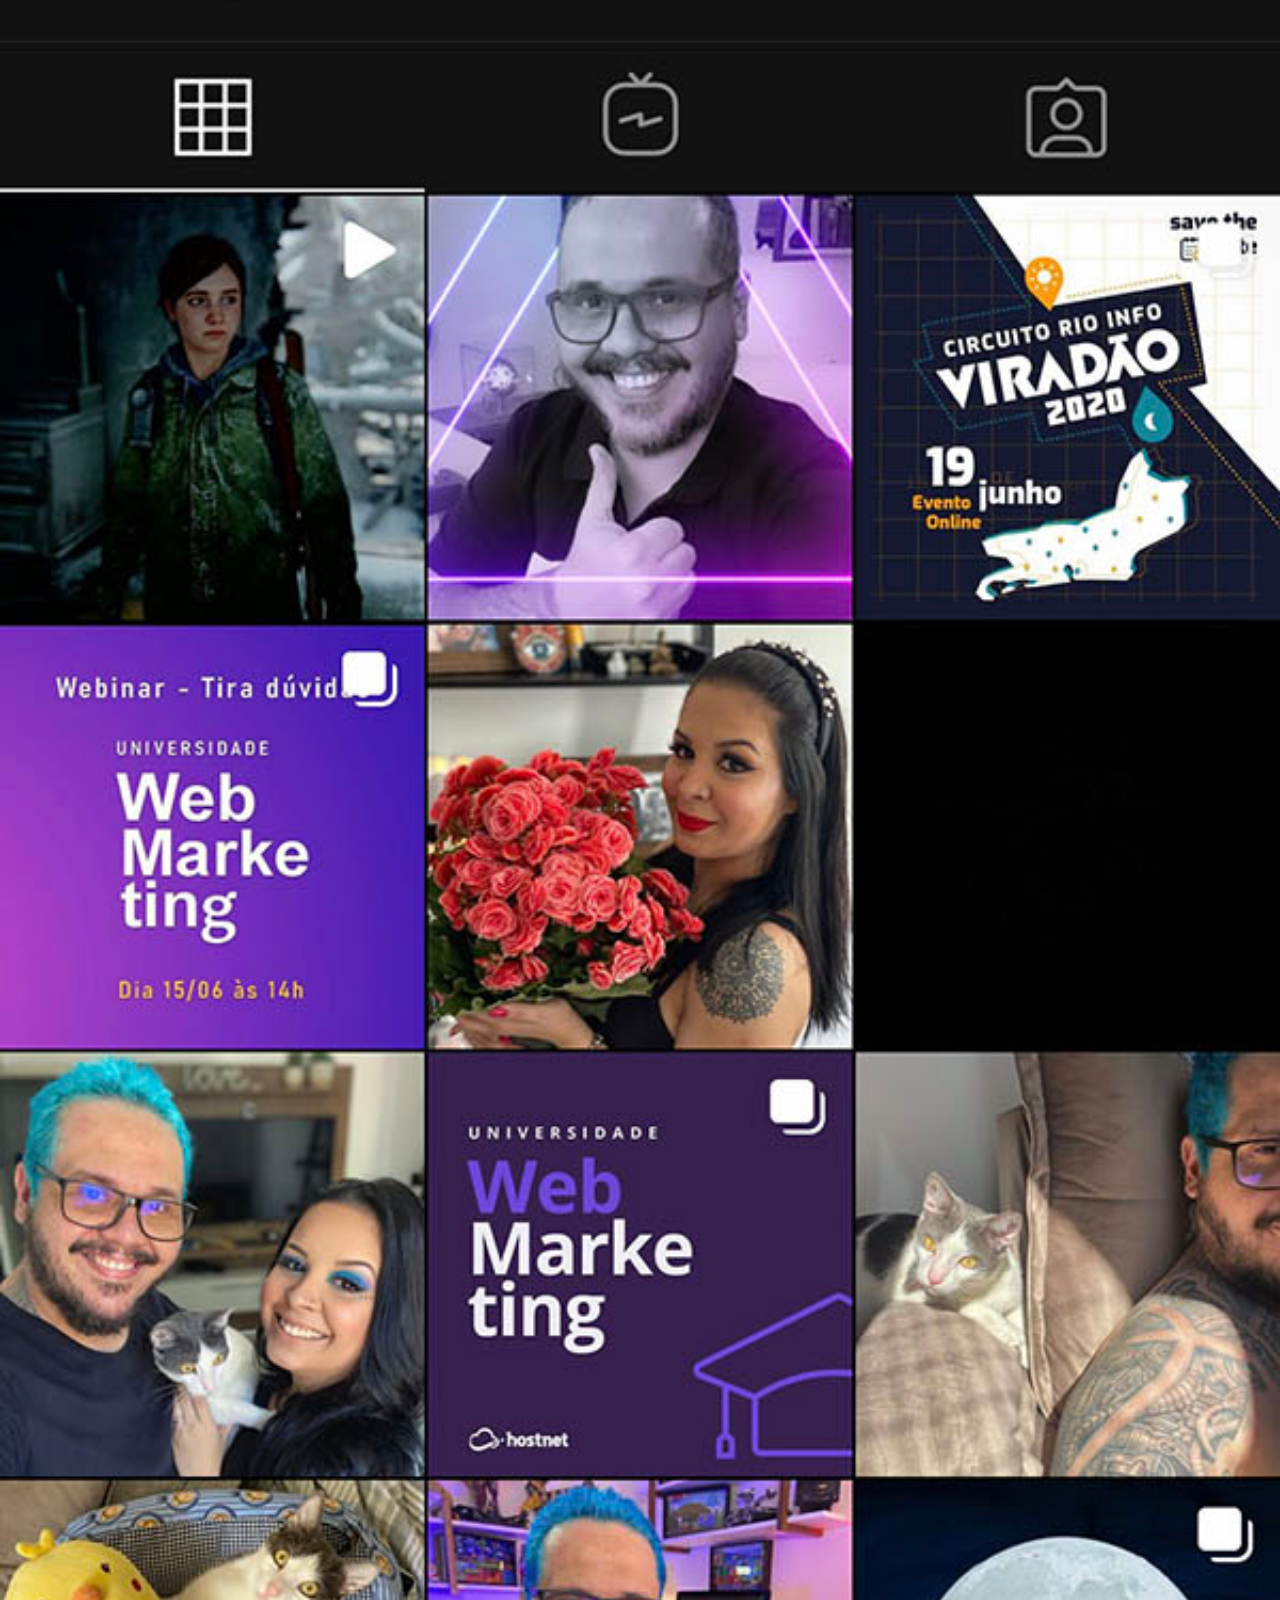
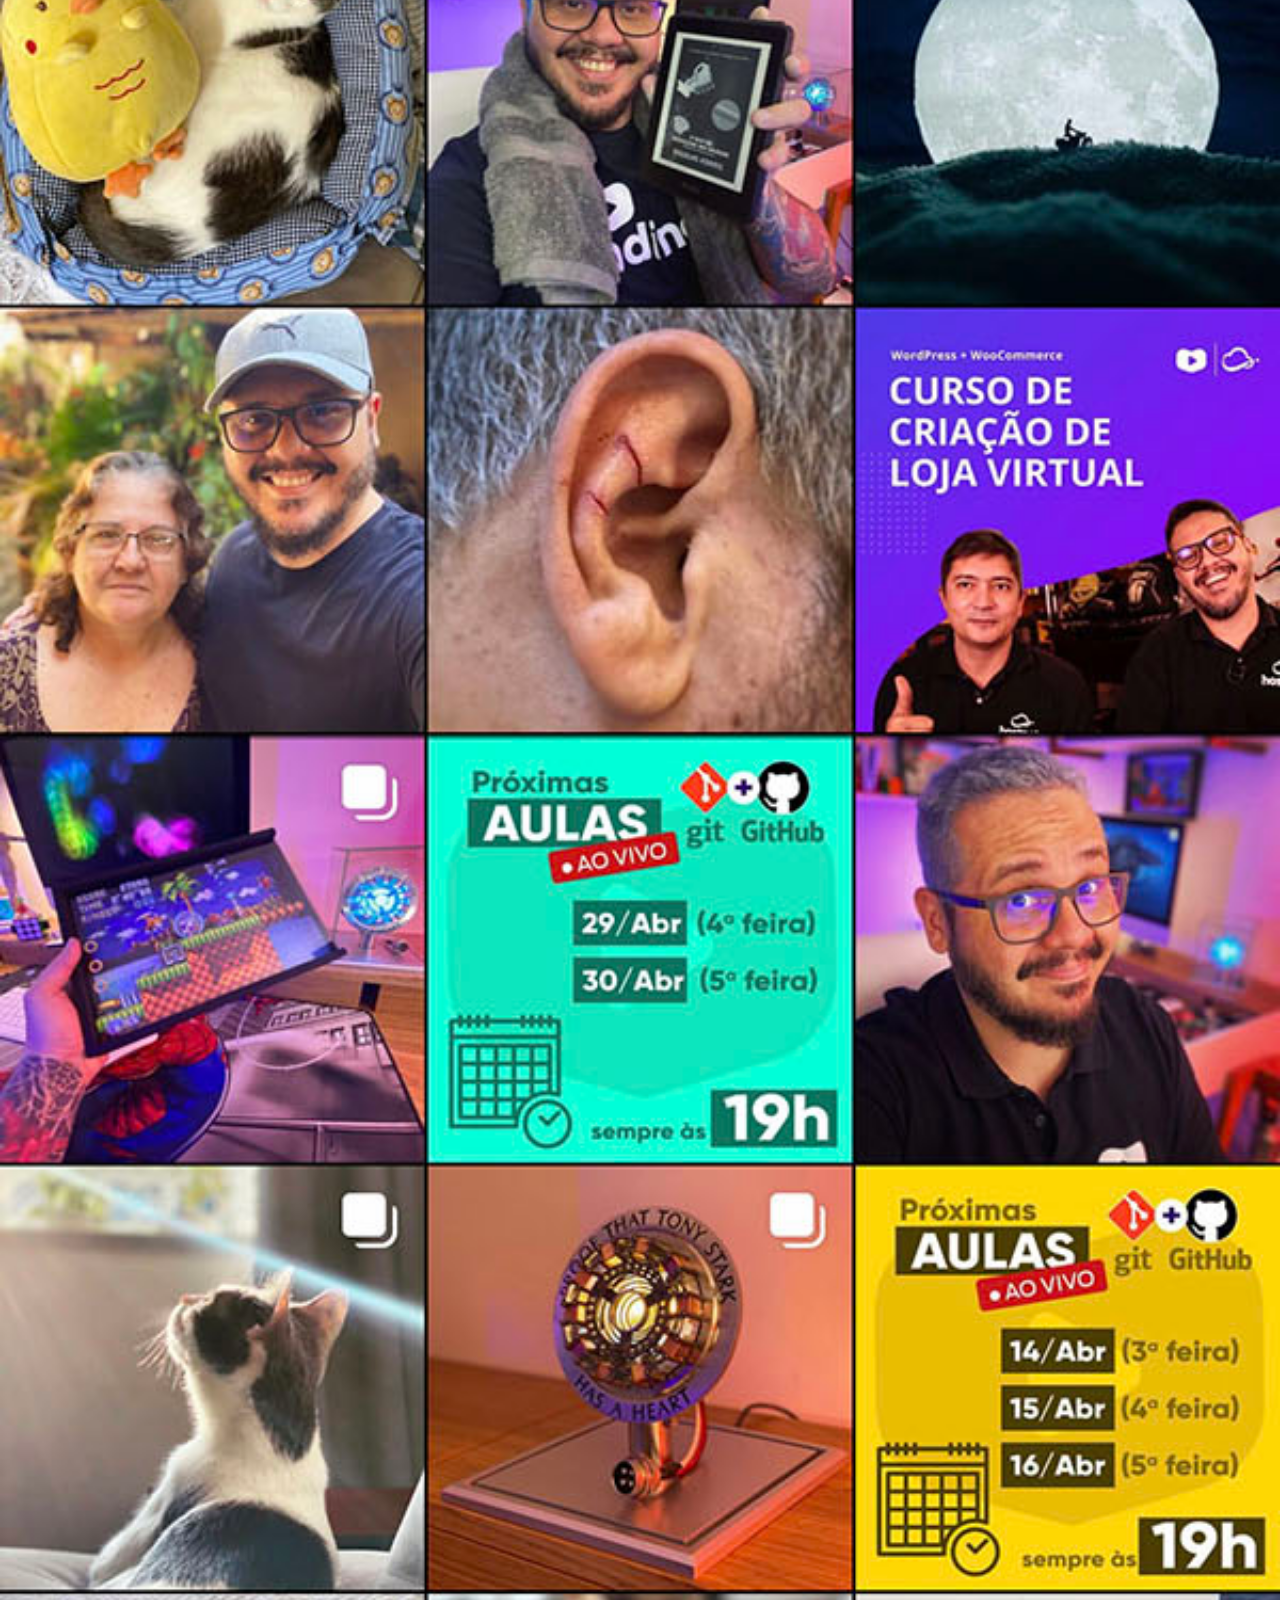
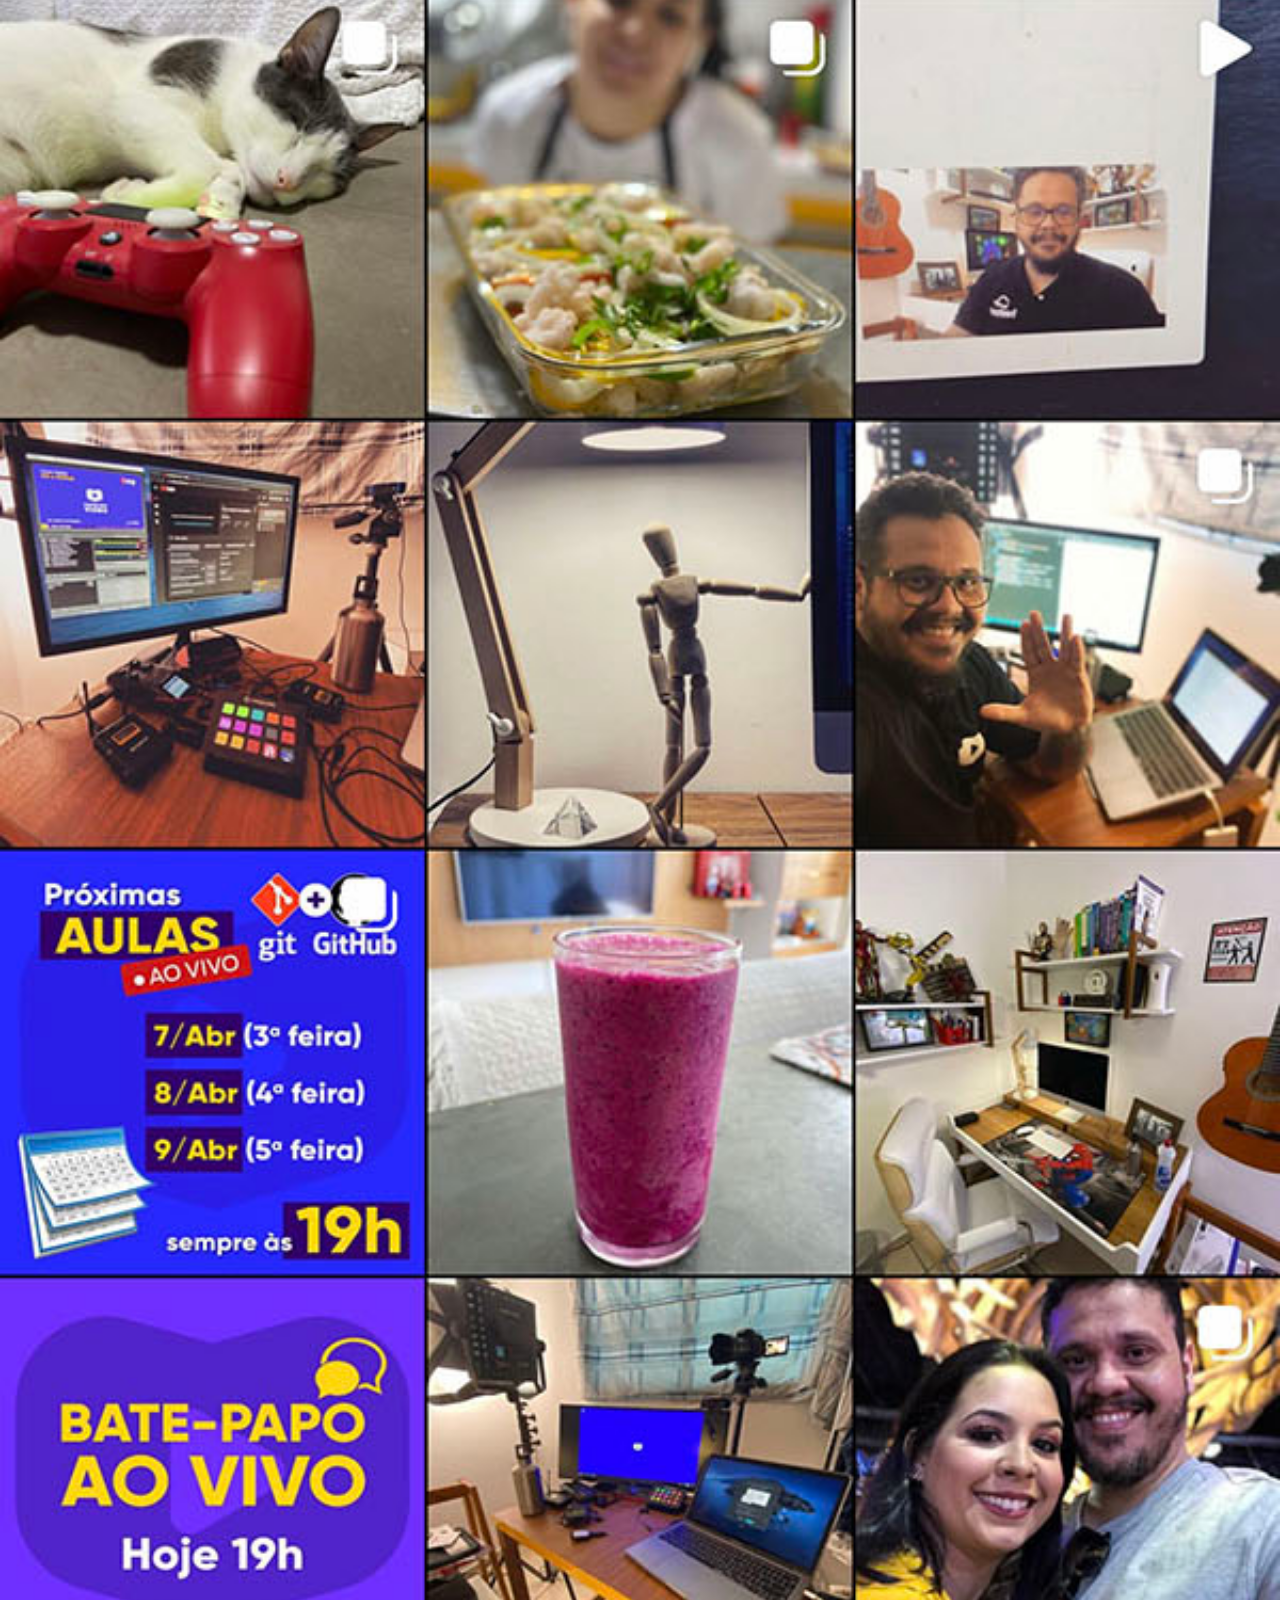
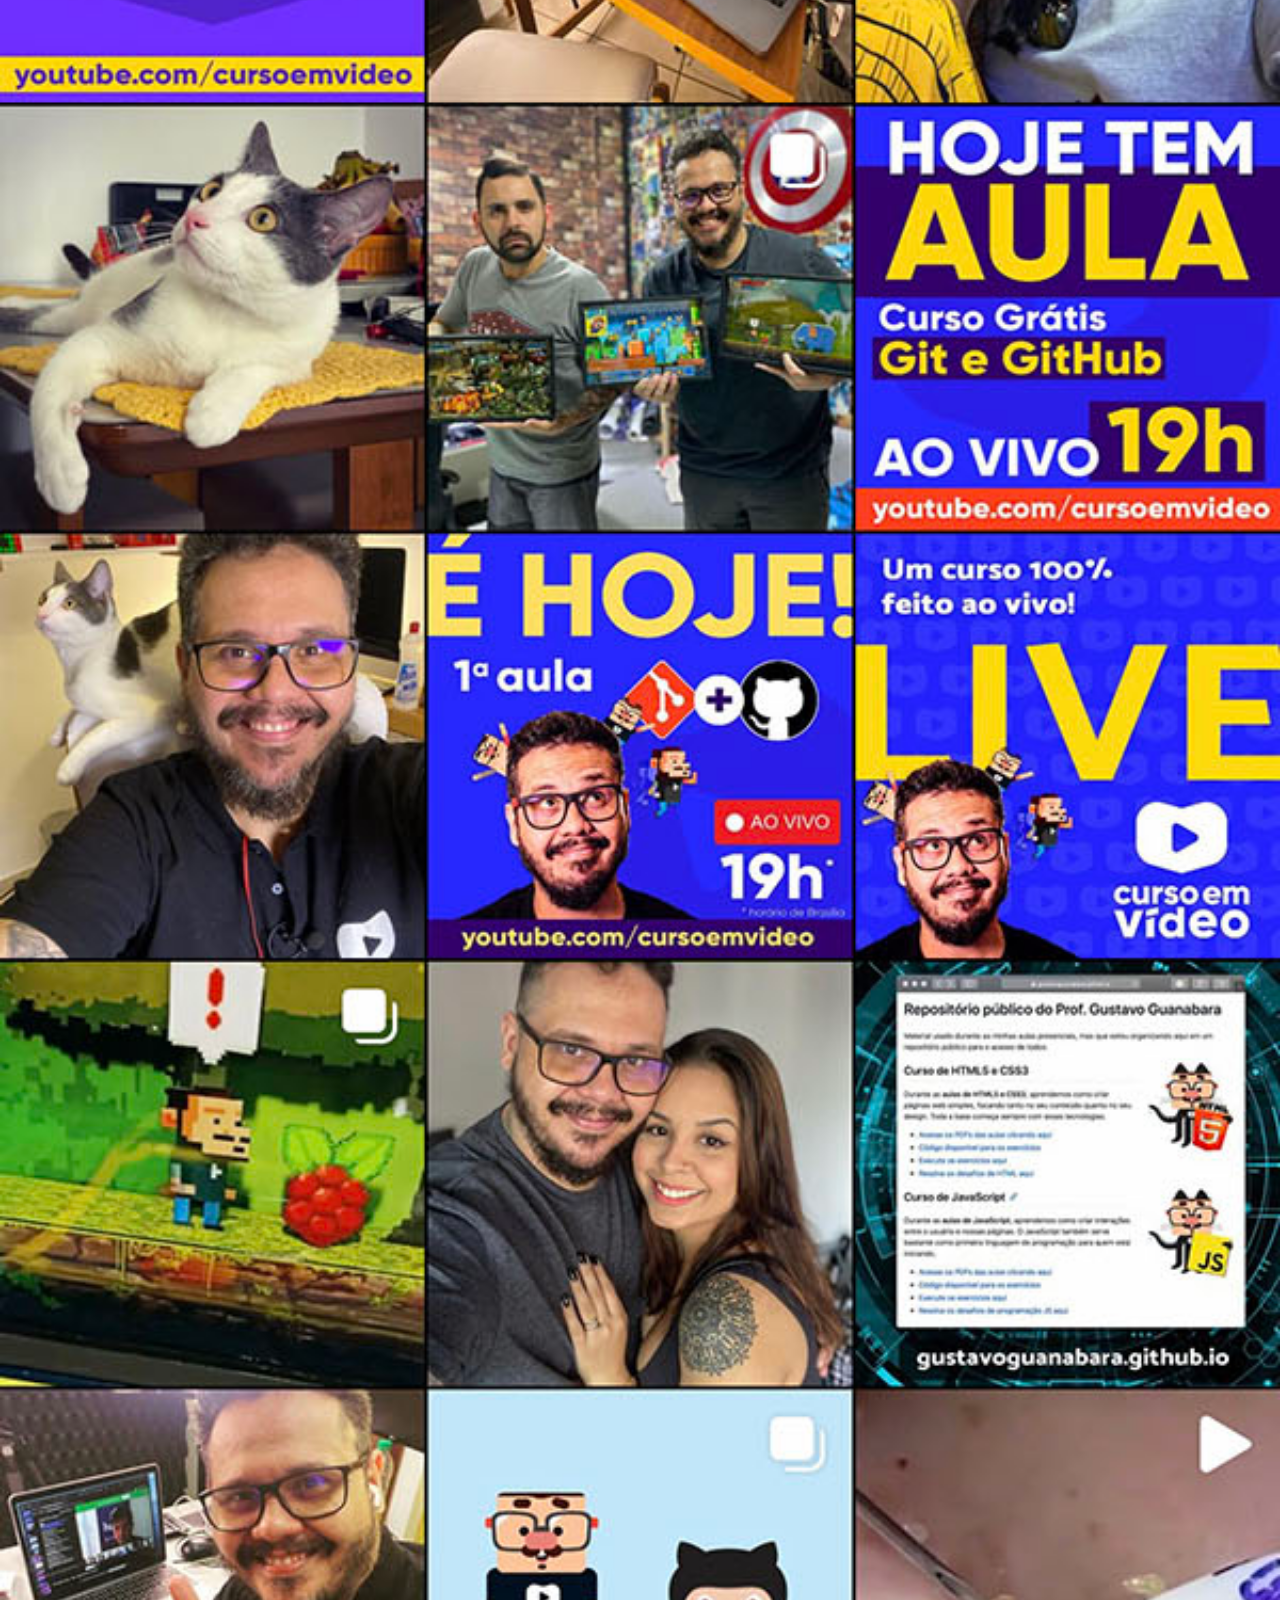
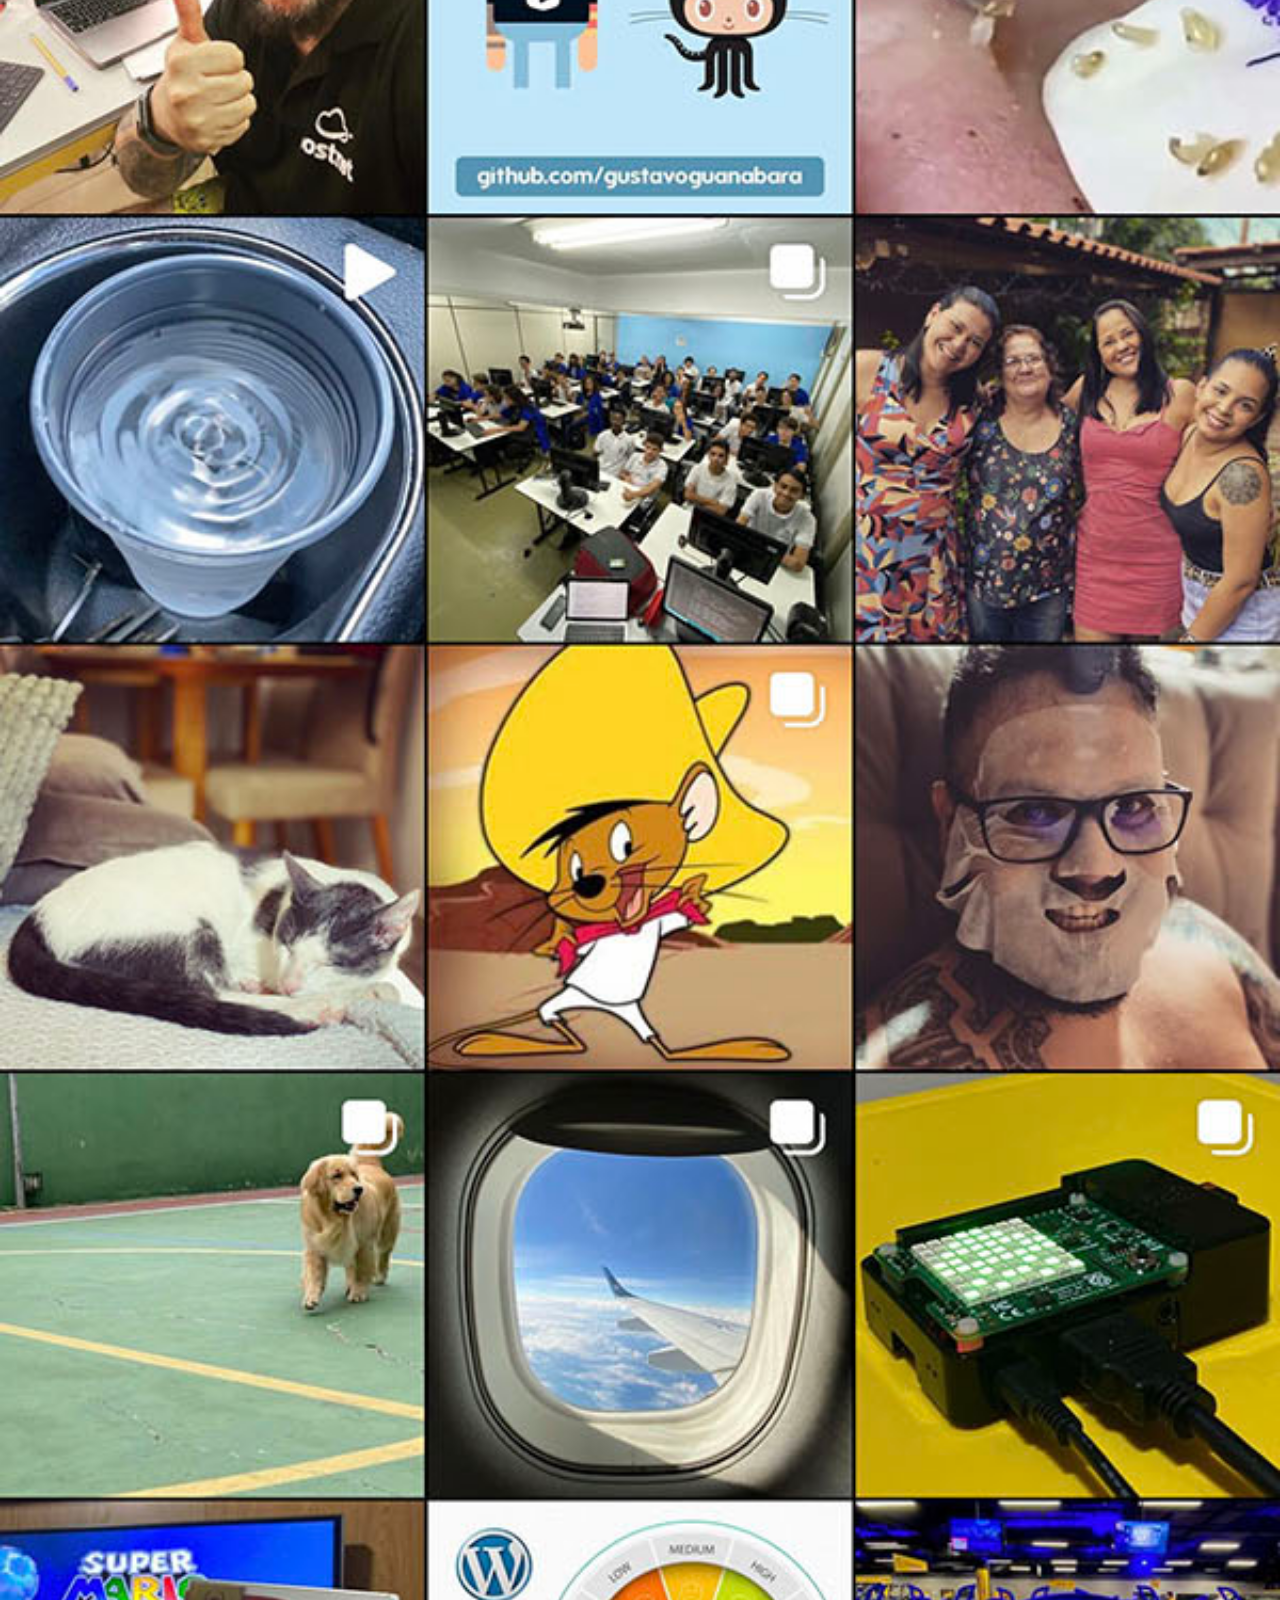
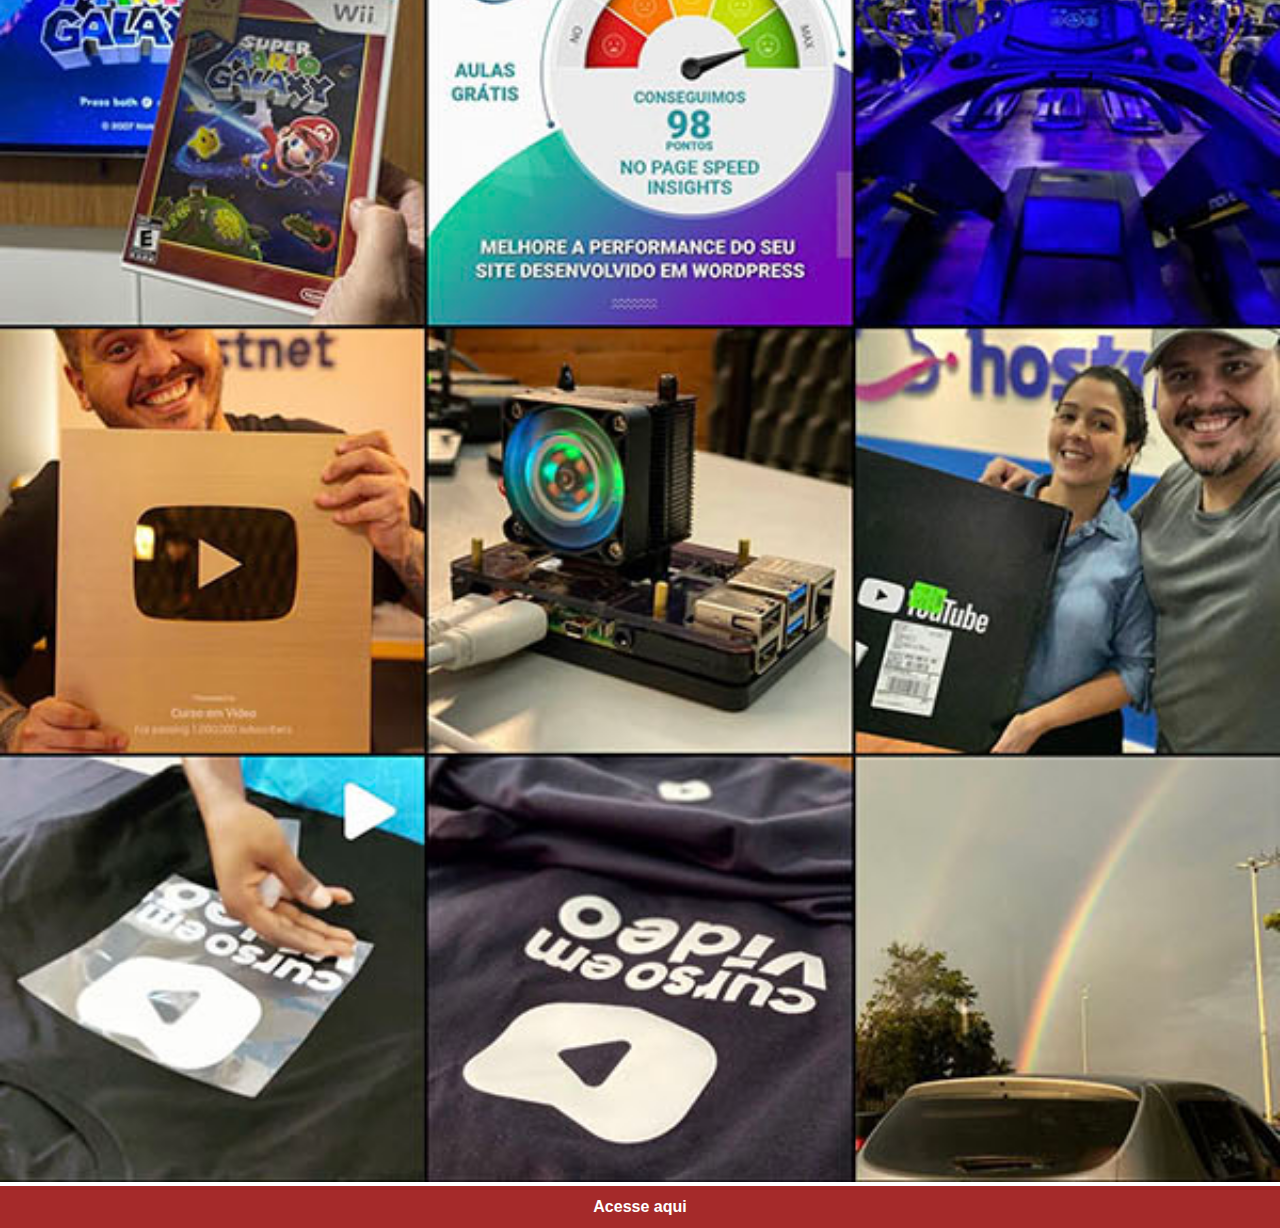
<file: instragran.html>
<!DOCTYPE html>
<html lang="PT-BR">
<head>
    <meta charset="UTF-8">
    <meta name="viewport" content="width=device-width, initial-scale=1.0">
    <link rel="stylesheet" href="estilos/tela.css">
    <title>instagram</title>
</head>
<body>
    <img src="pacote-d013/imagens/tela-instagram.jpg" alt="tela-instagram">
    <a href="">Acesse aqui</a>
</body>
</html>
</file>
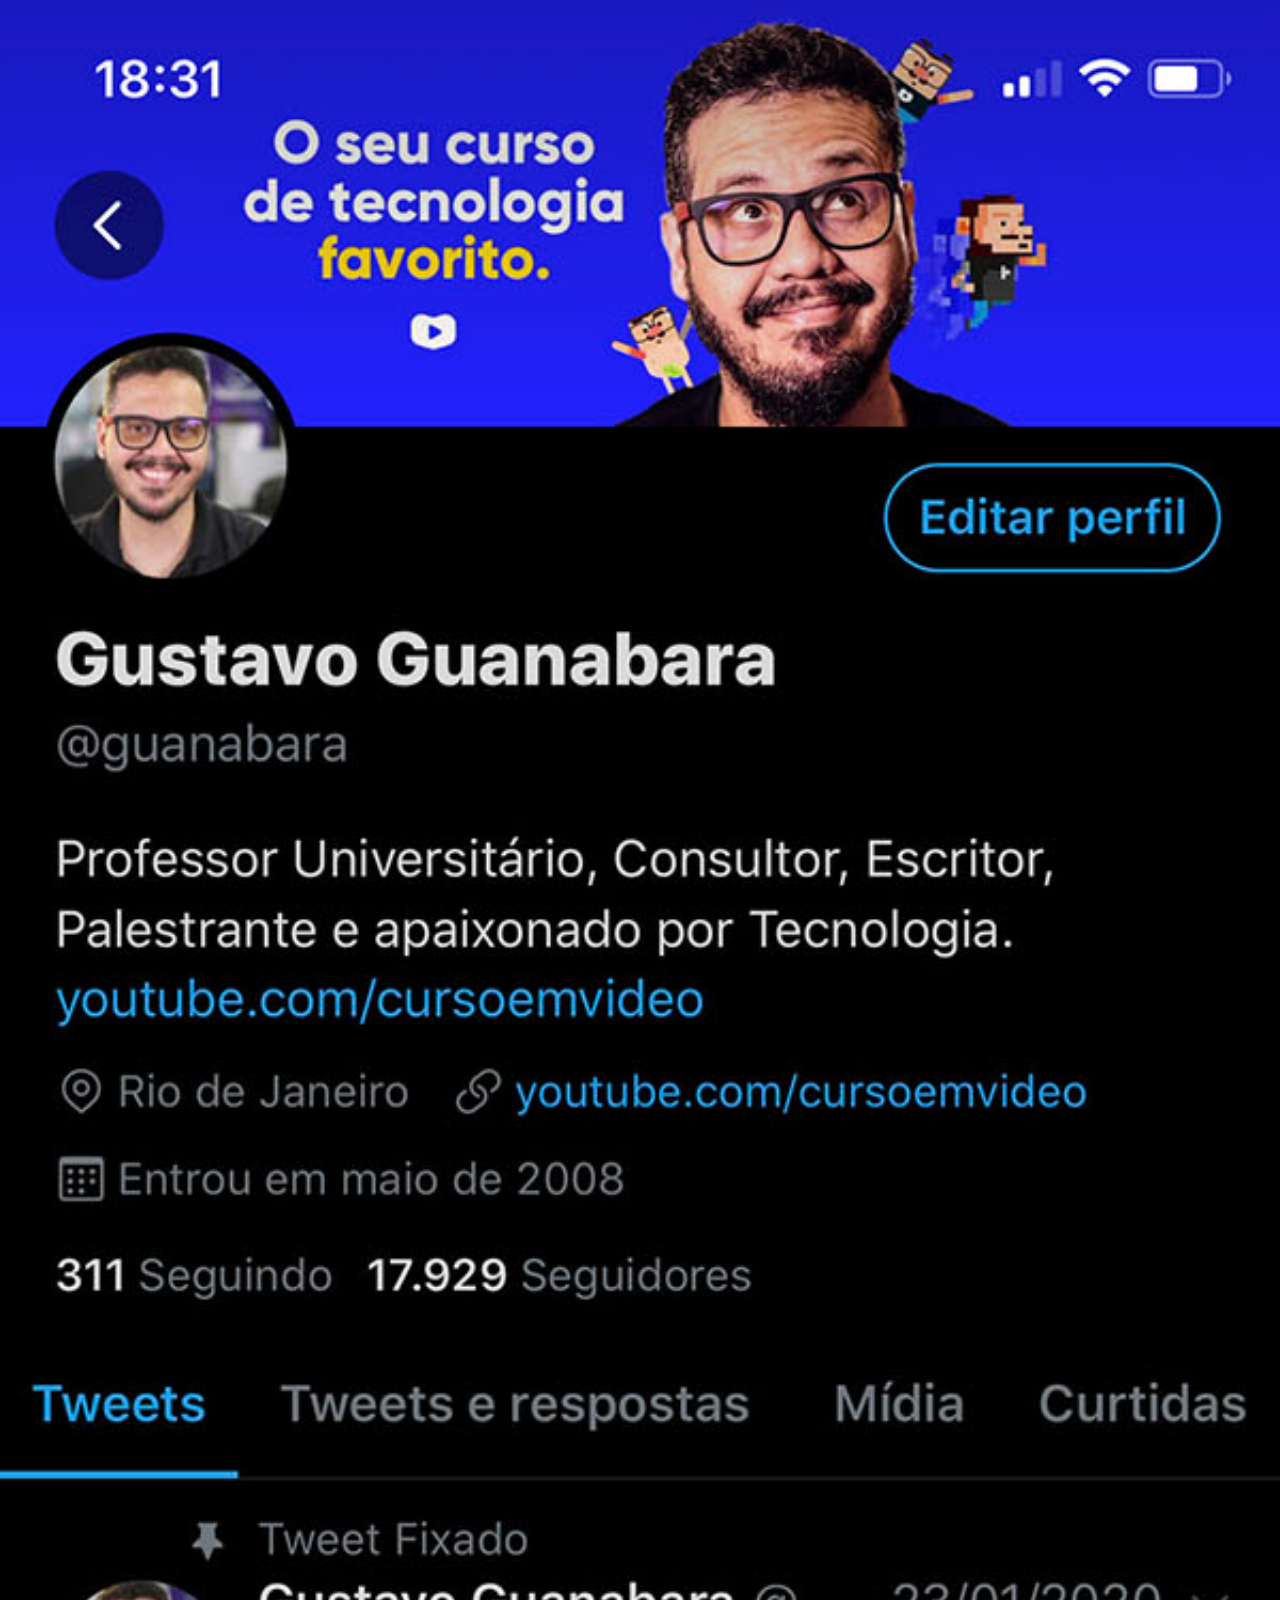
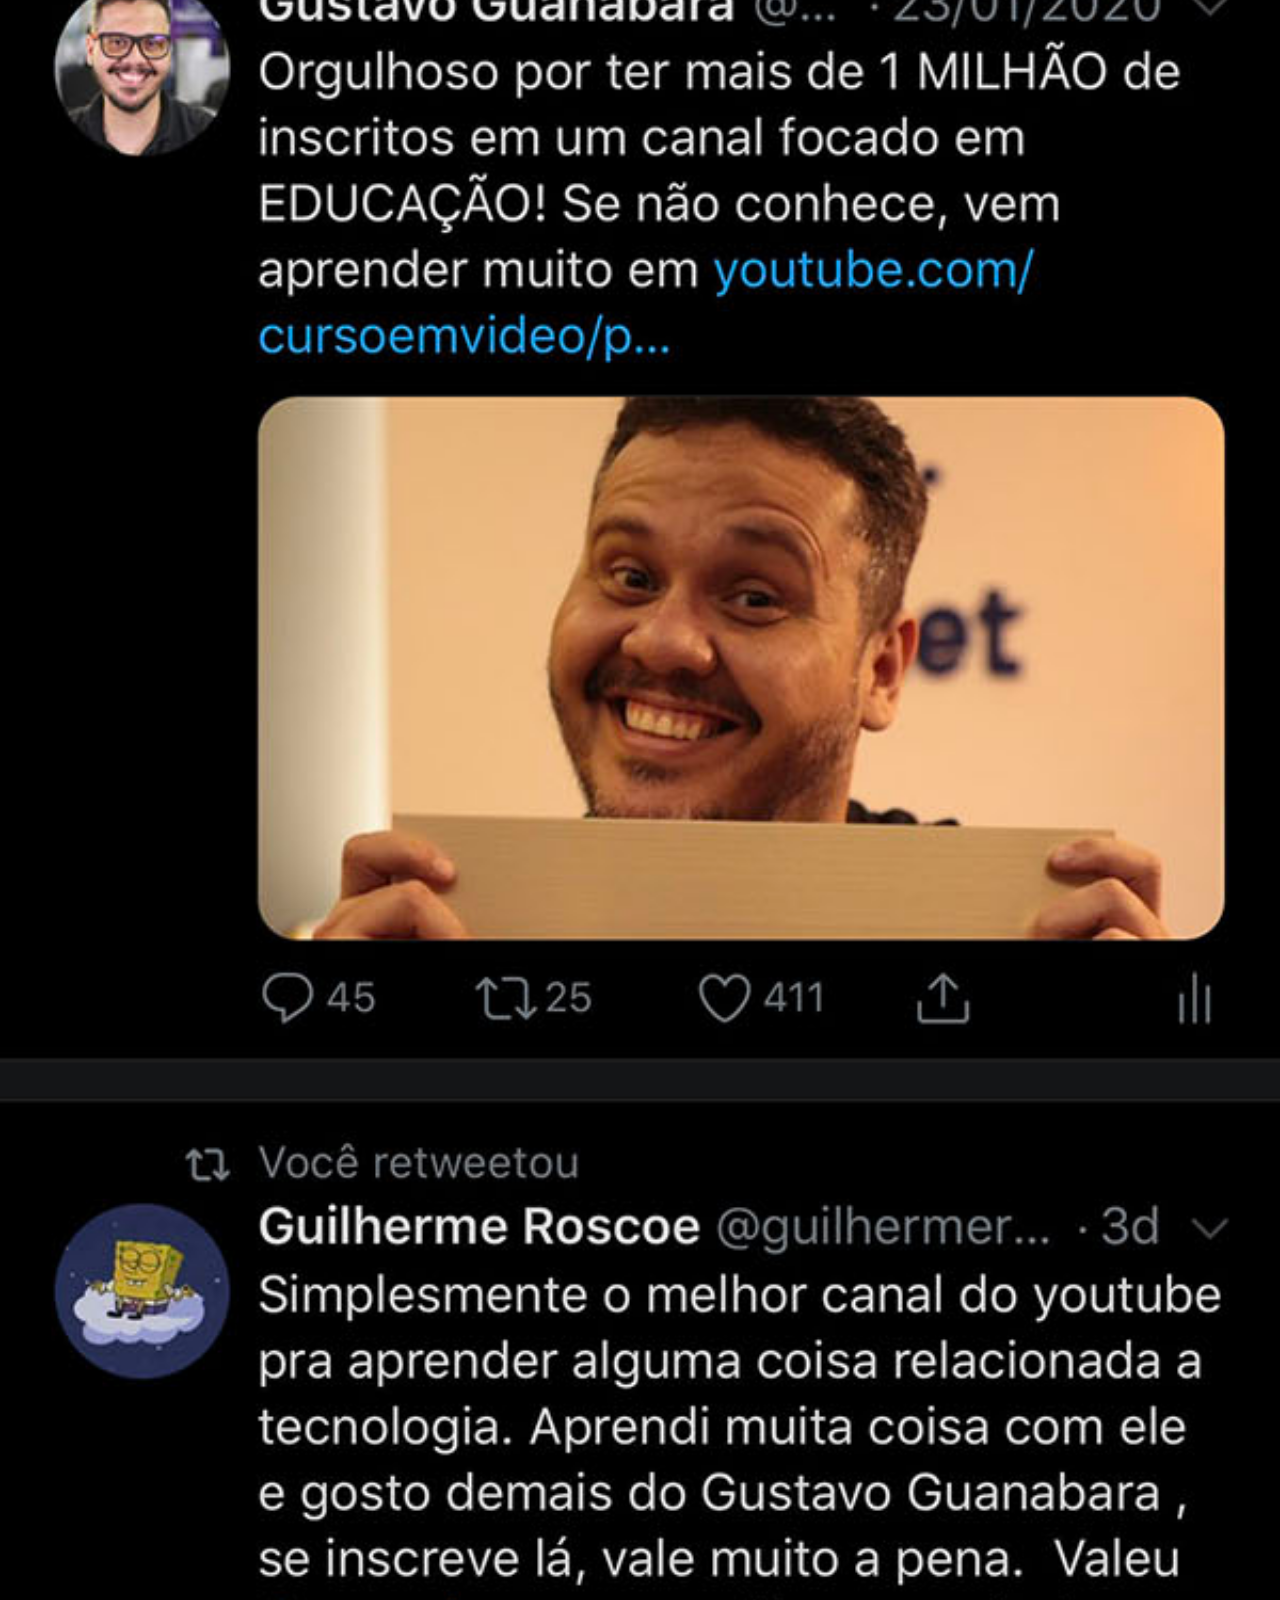
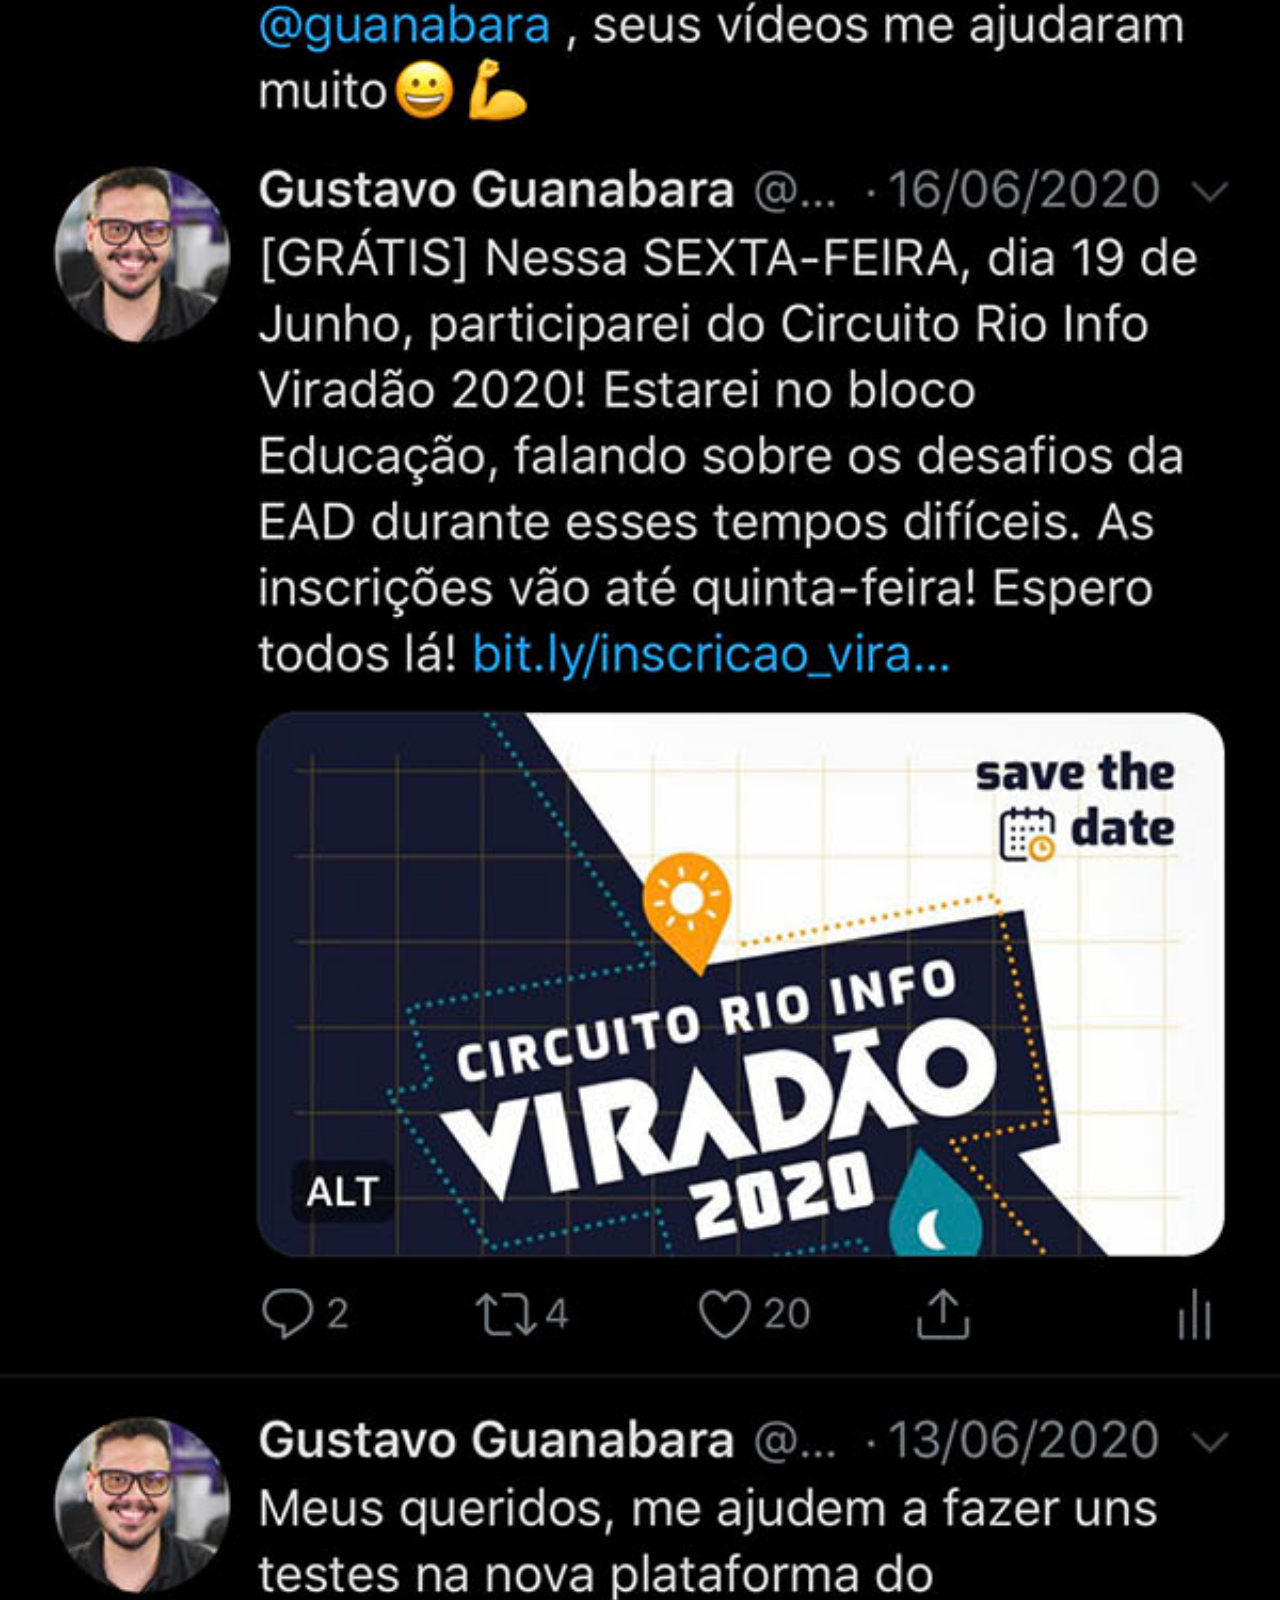
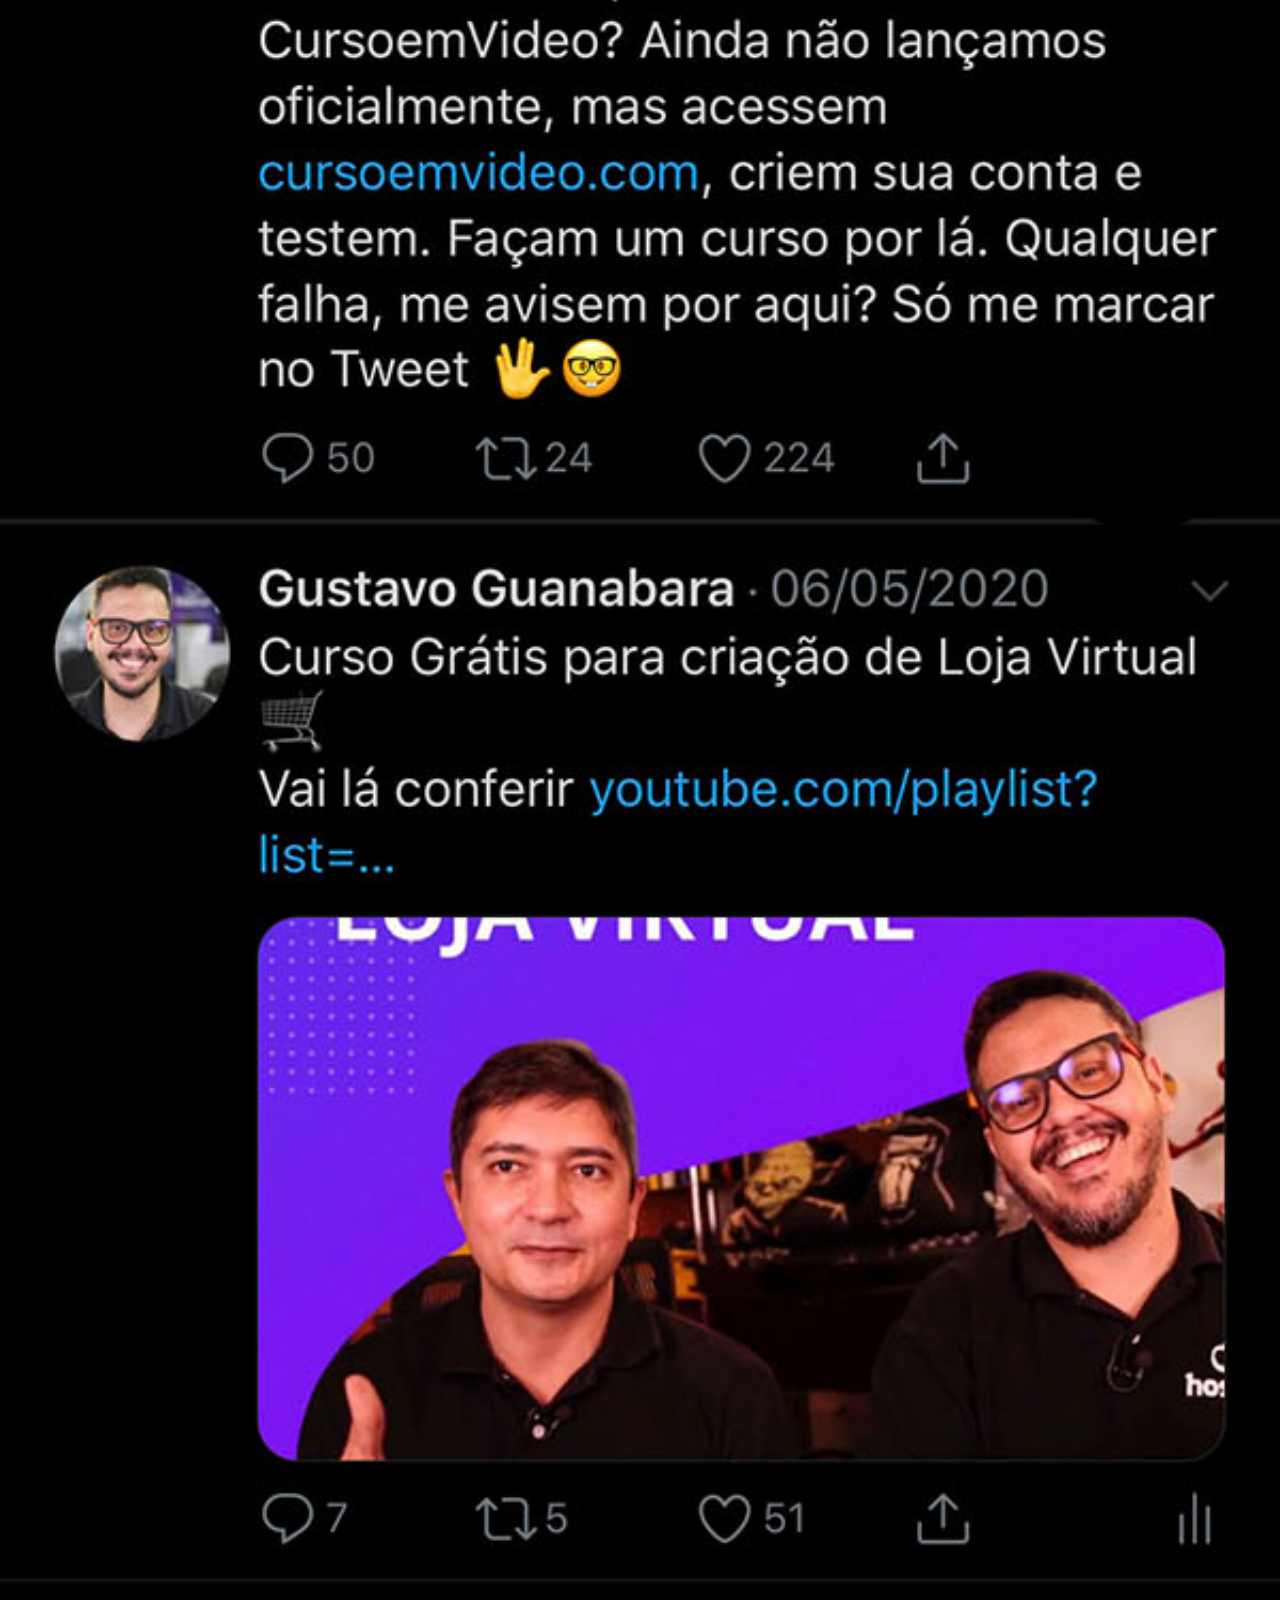
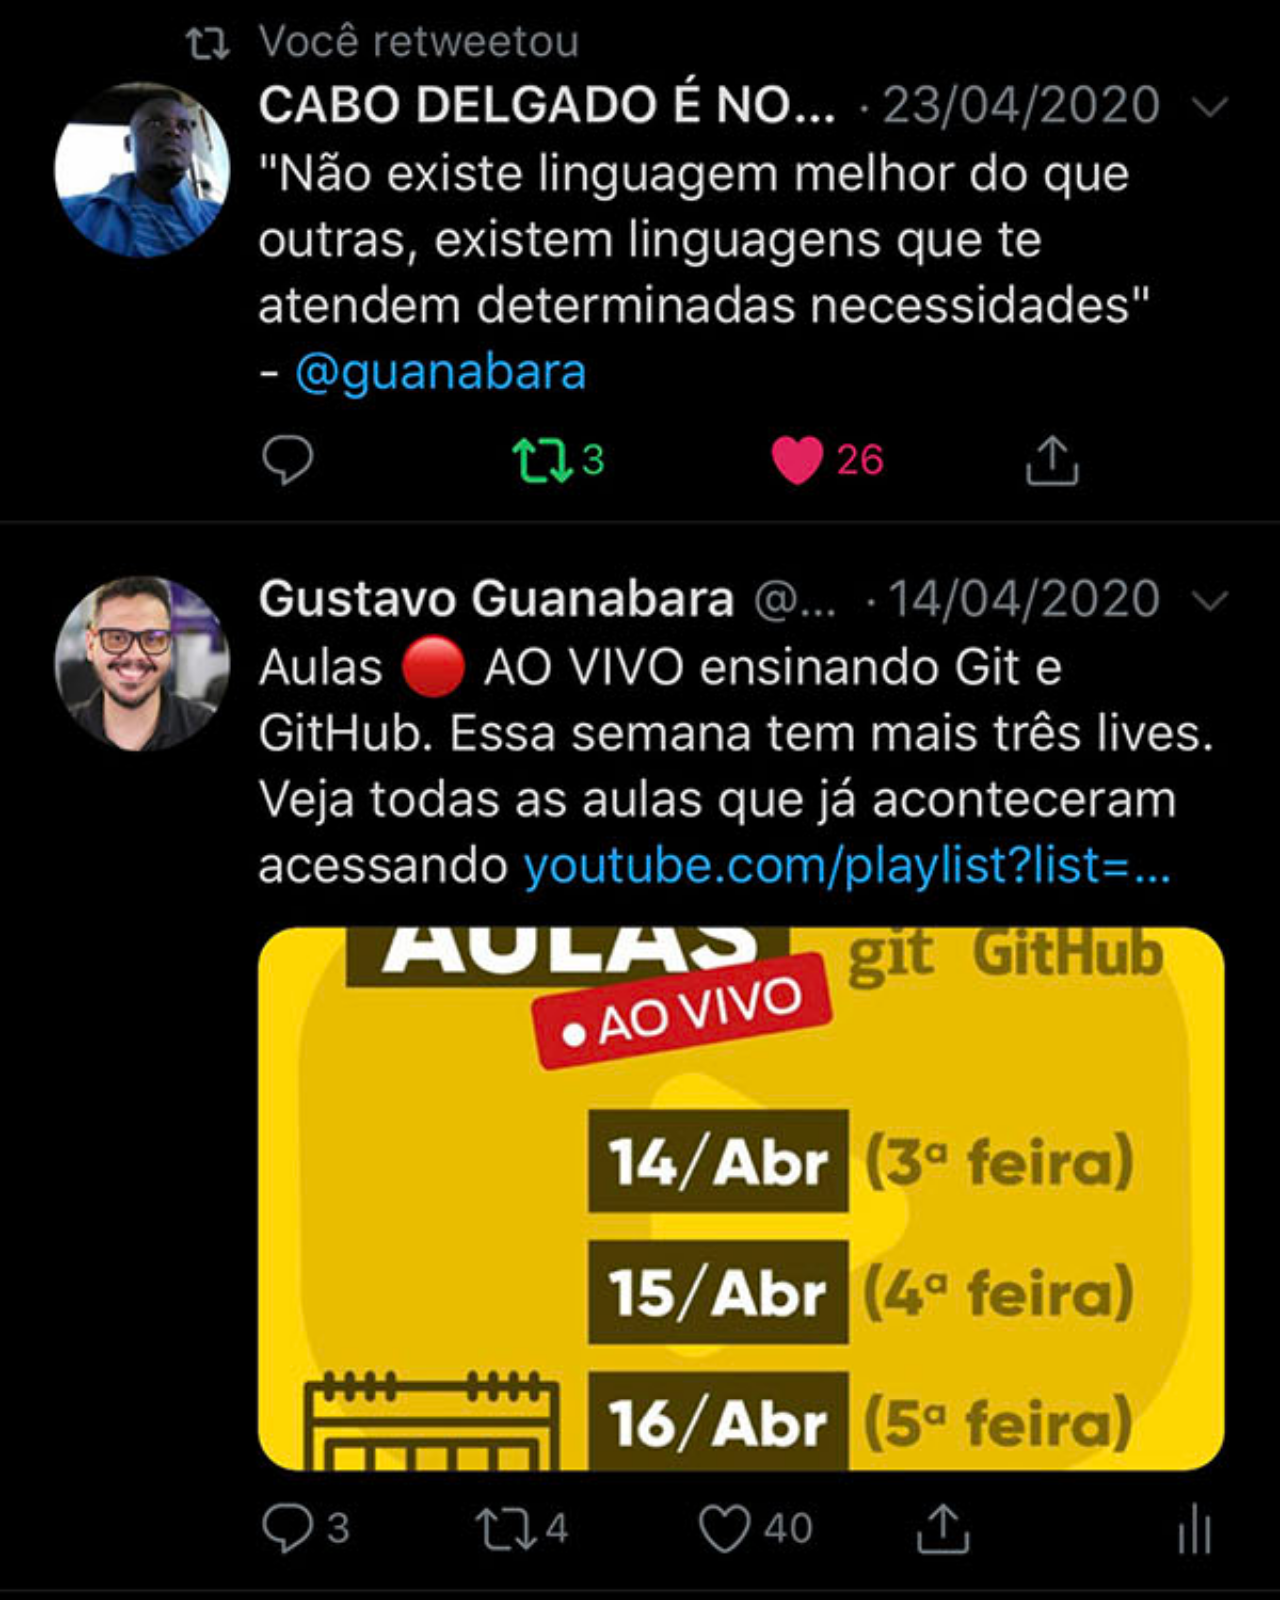
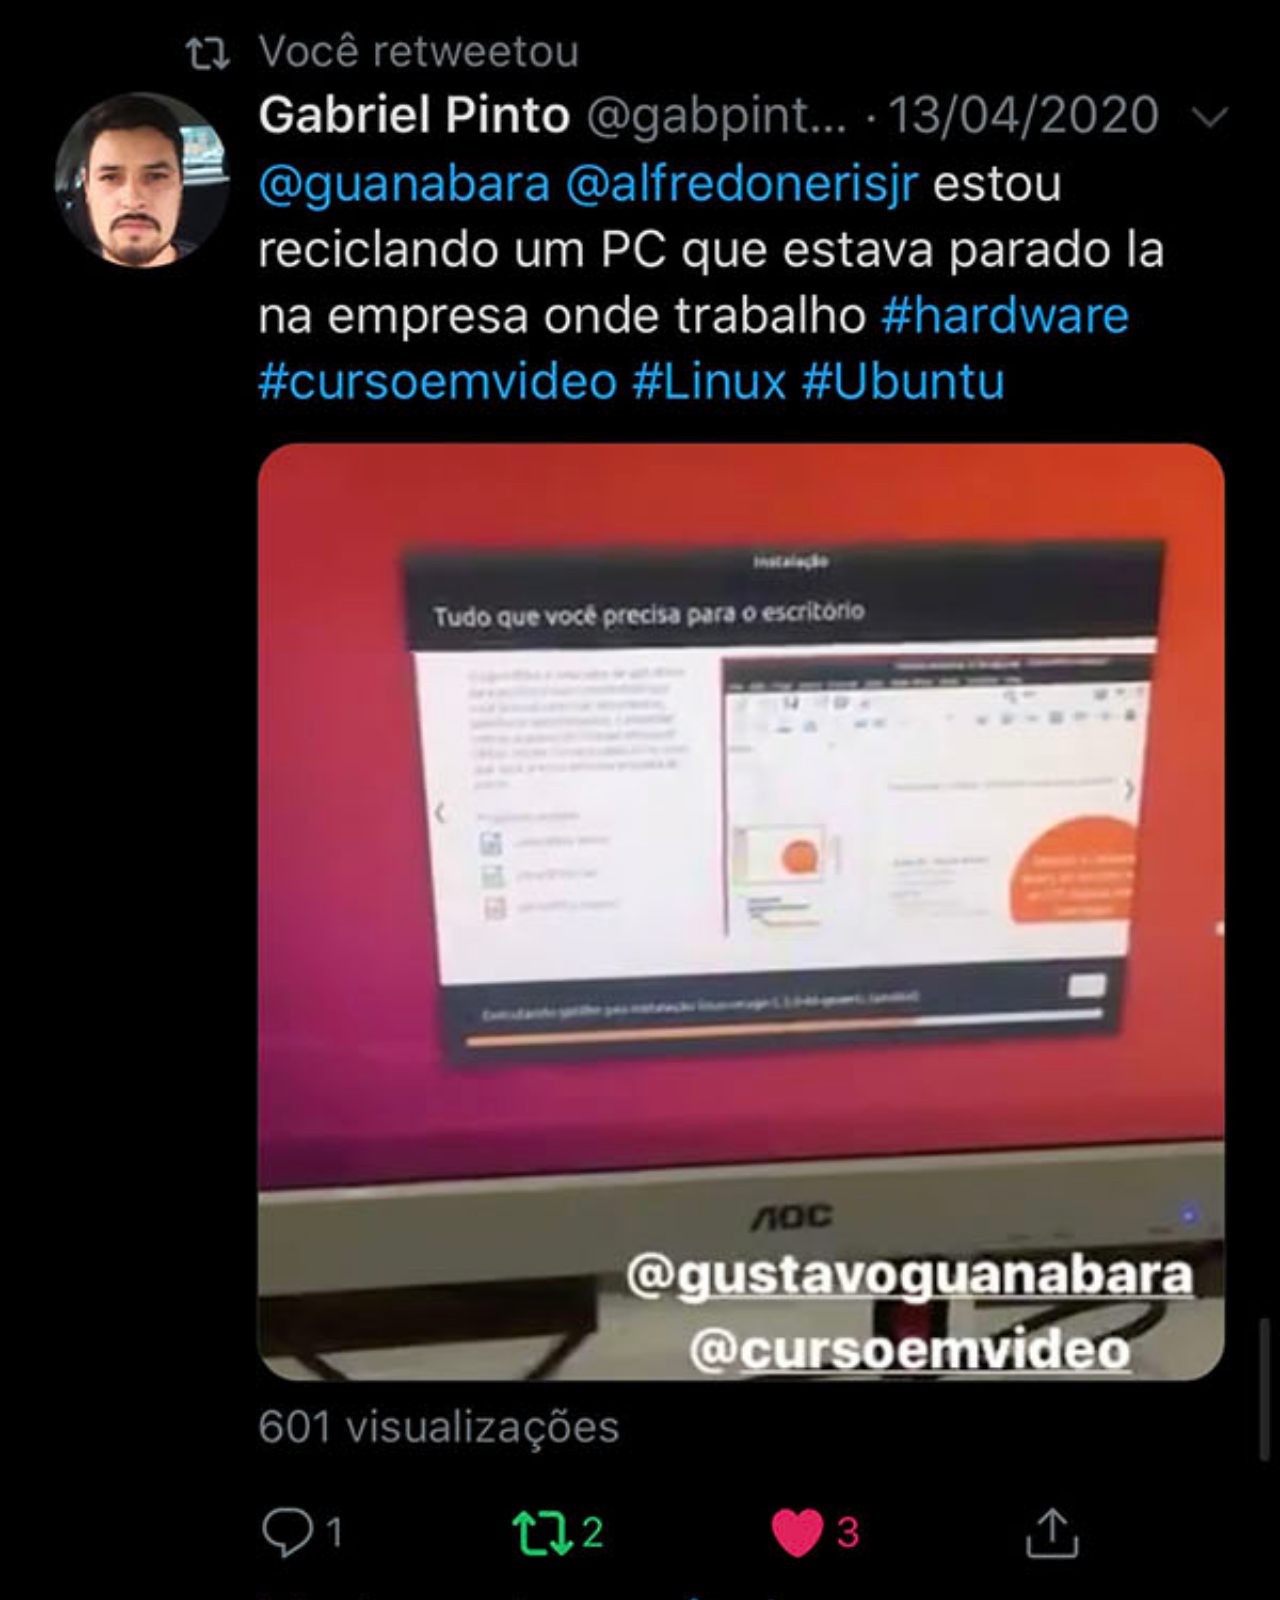
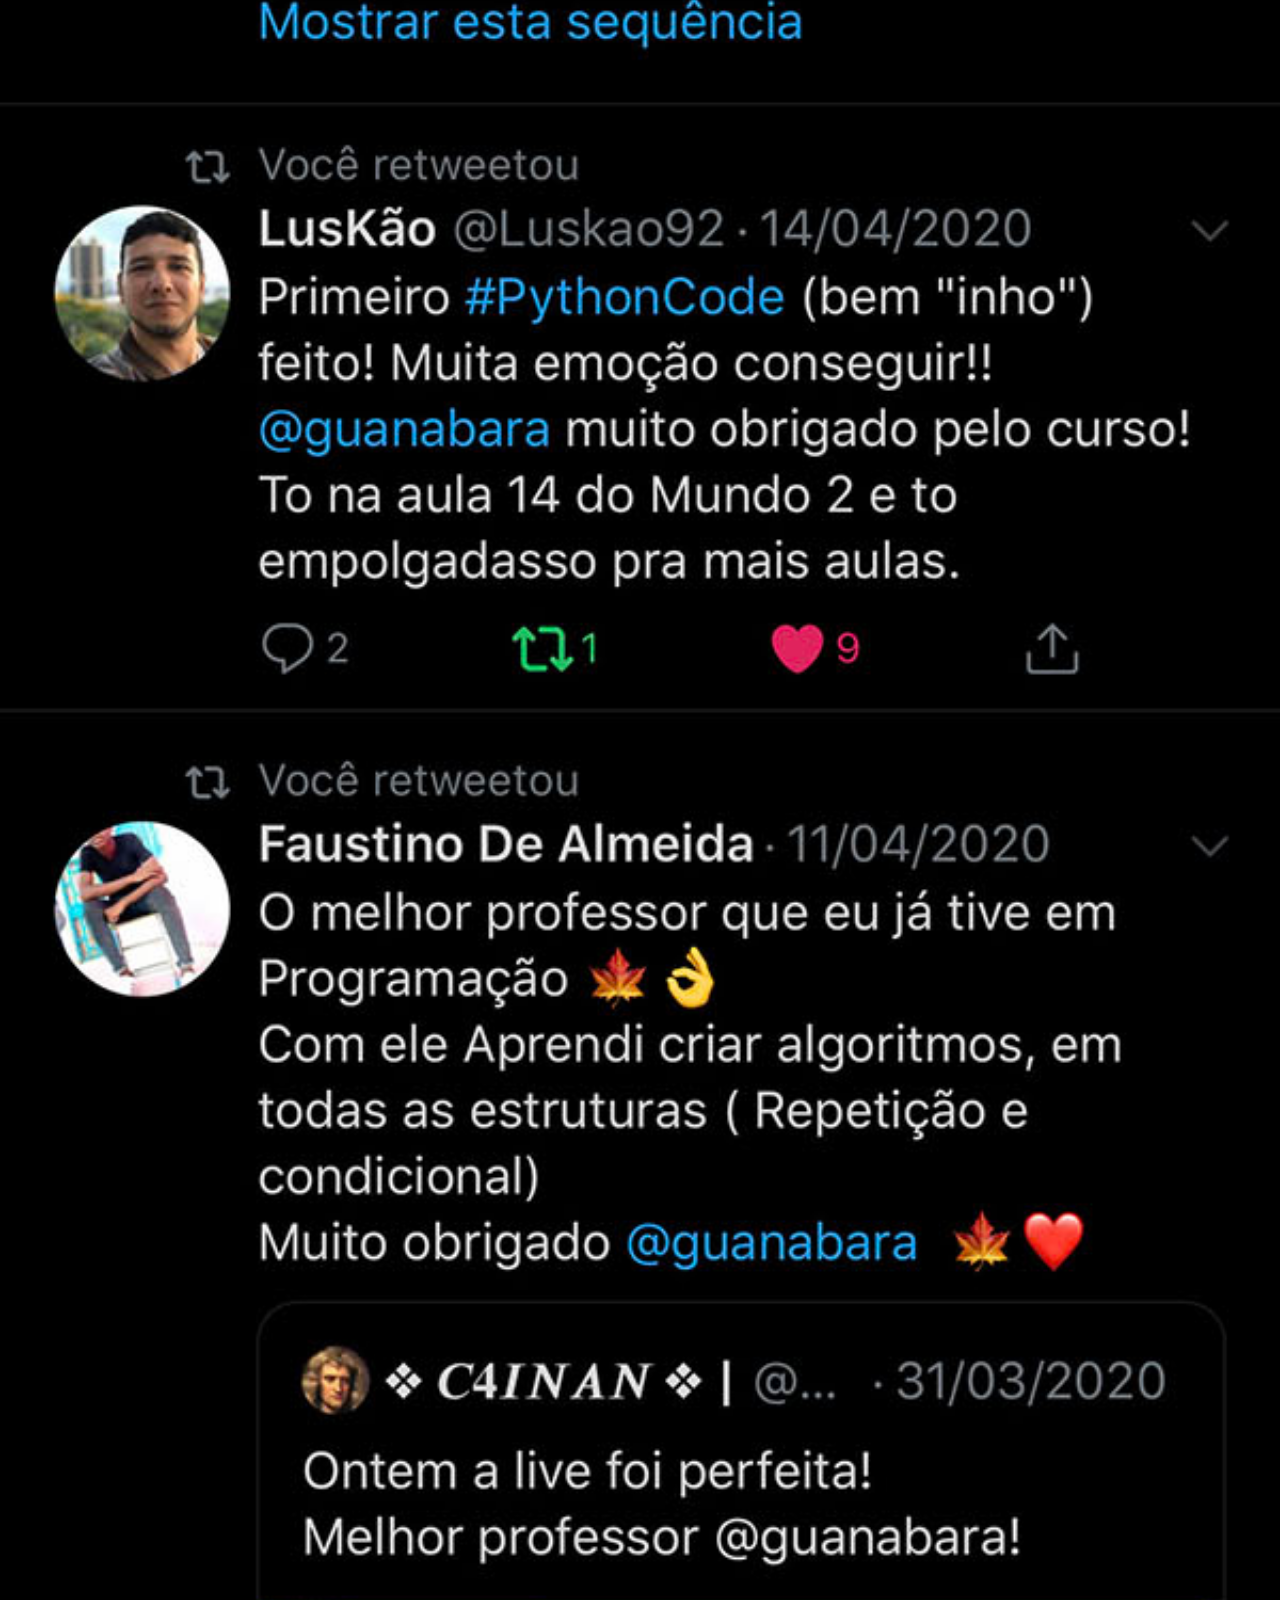
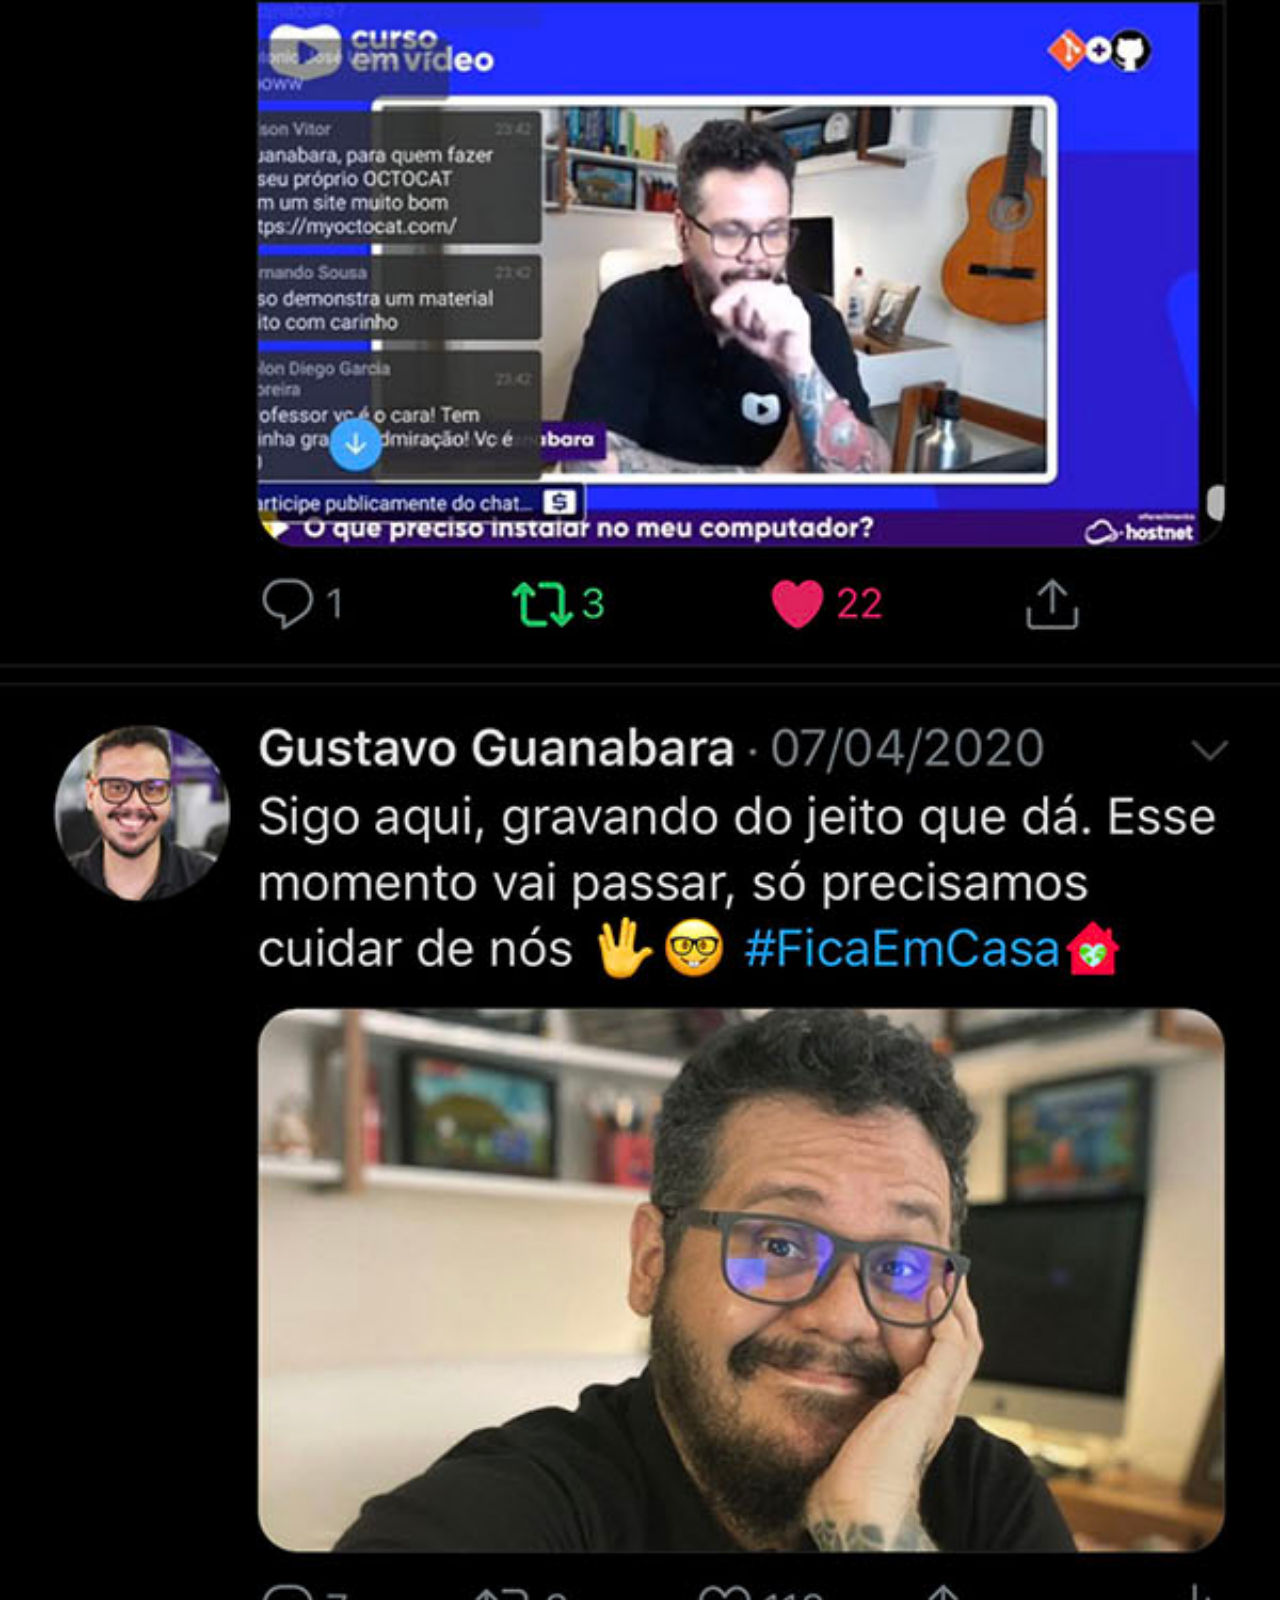
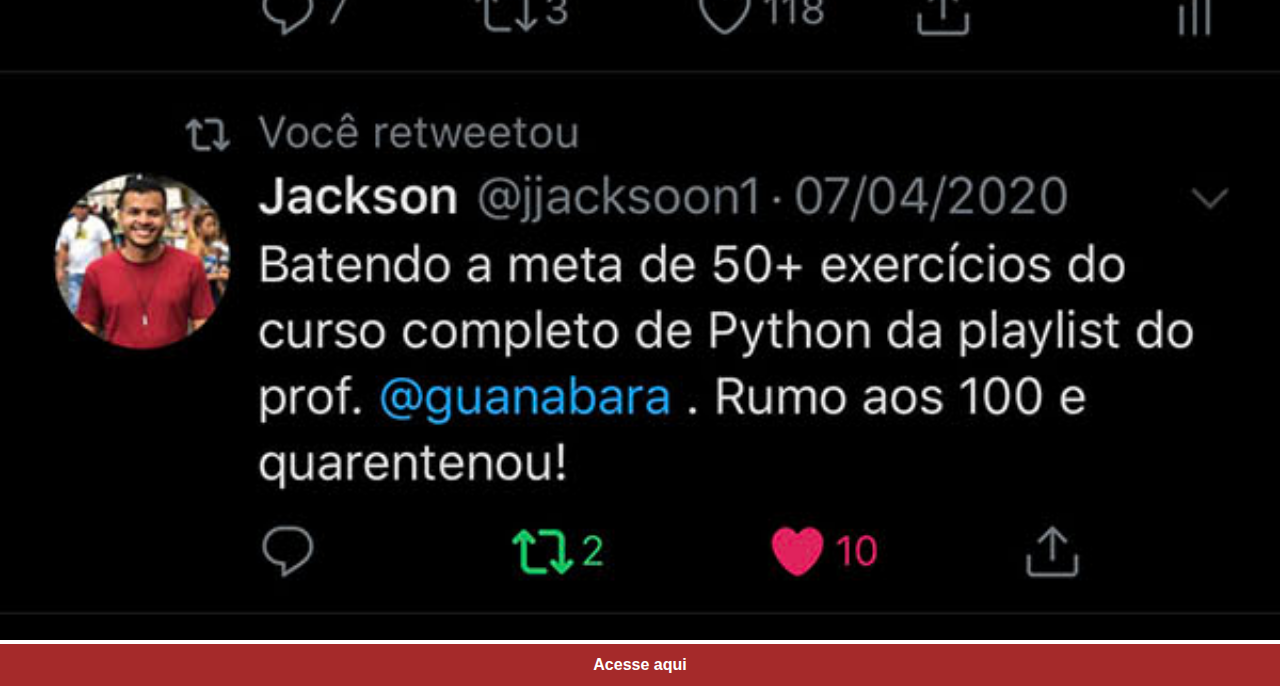
<file: X.html>
<!DOCTYPE html>
<html lang="PT-BR">
<head>
    <meta charset="UTF-8">
    <meta name="viewport" content="width=device-width, initial-scale=1.0">
    <link rel="stylesheet" href="estilos/tela.css">
    <title>X</title>
</head>
<body>
    <img src="pacote-d013/imagens/tela-twitter.jpg" alt="tela-twitter">
    <a href="">Acesse aqui</a>
</body>
</html>
</file>
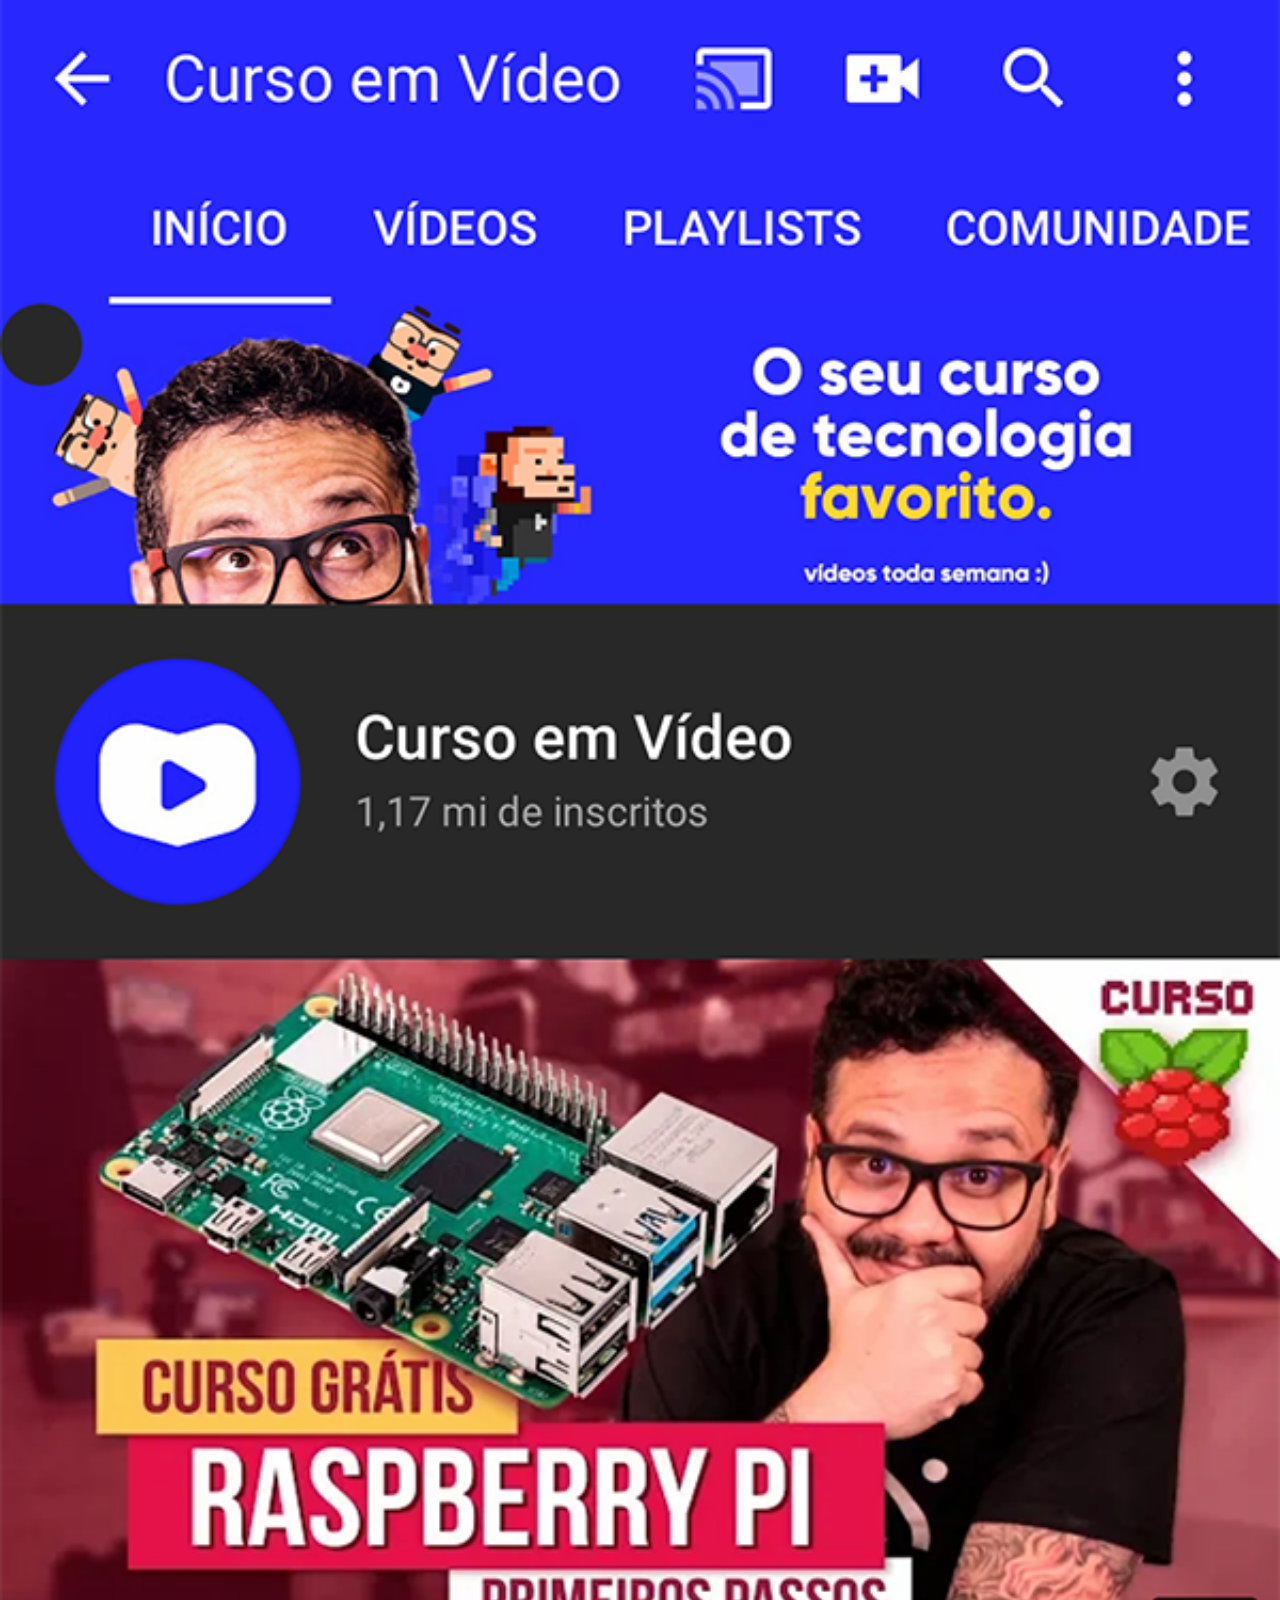
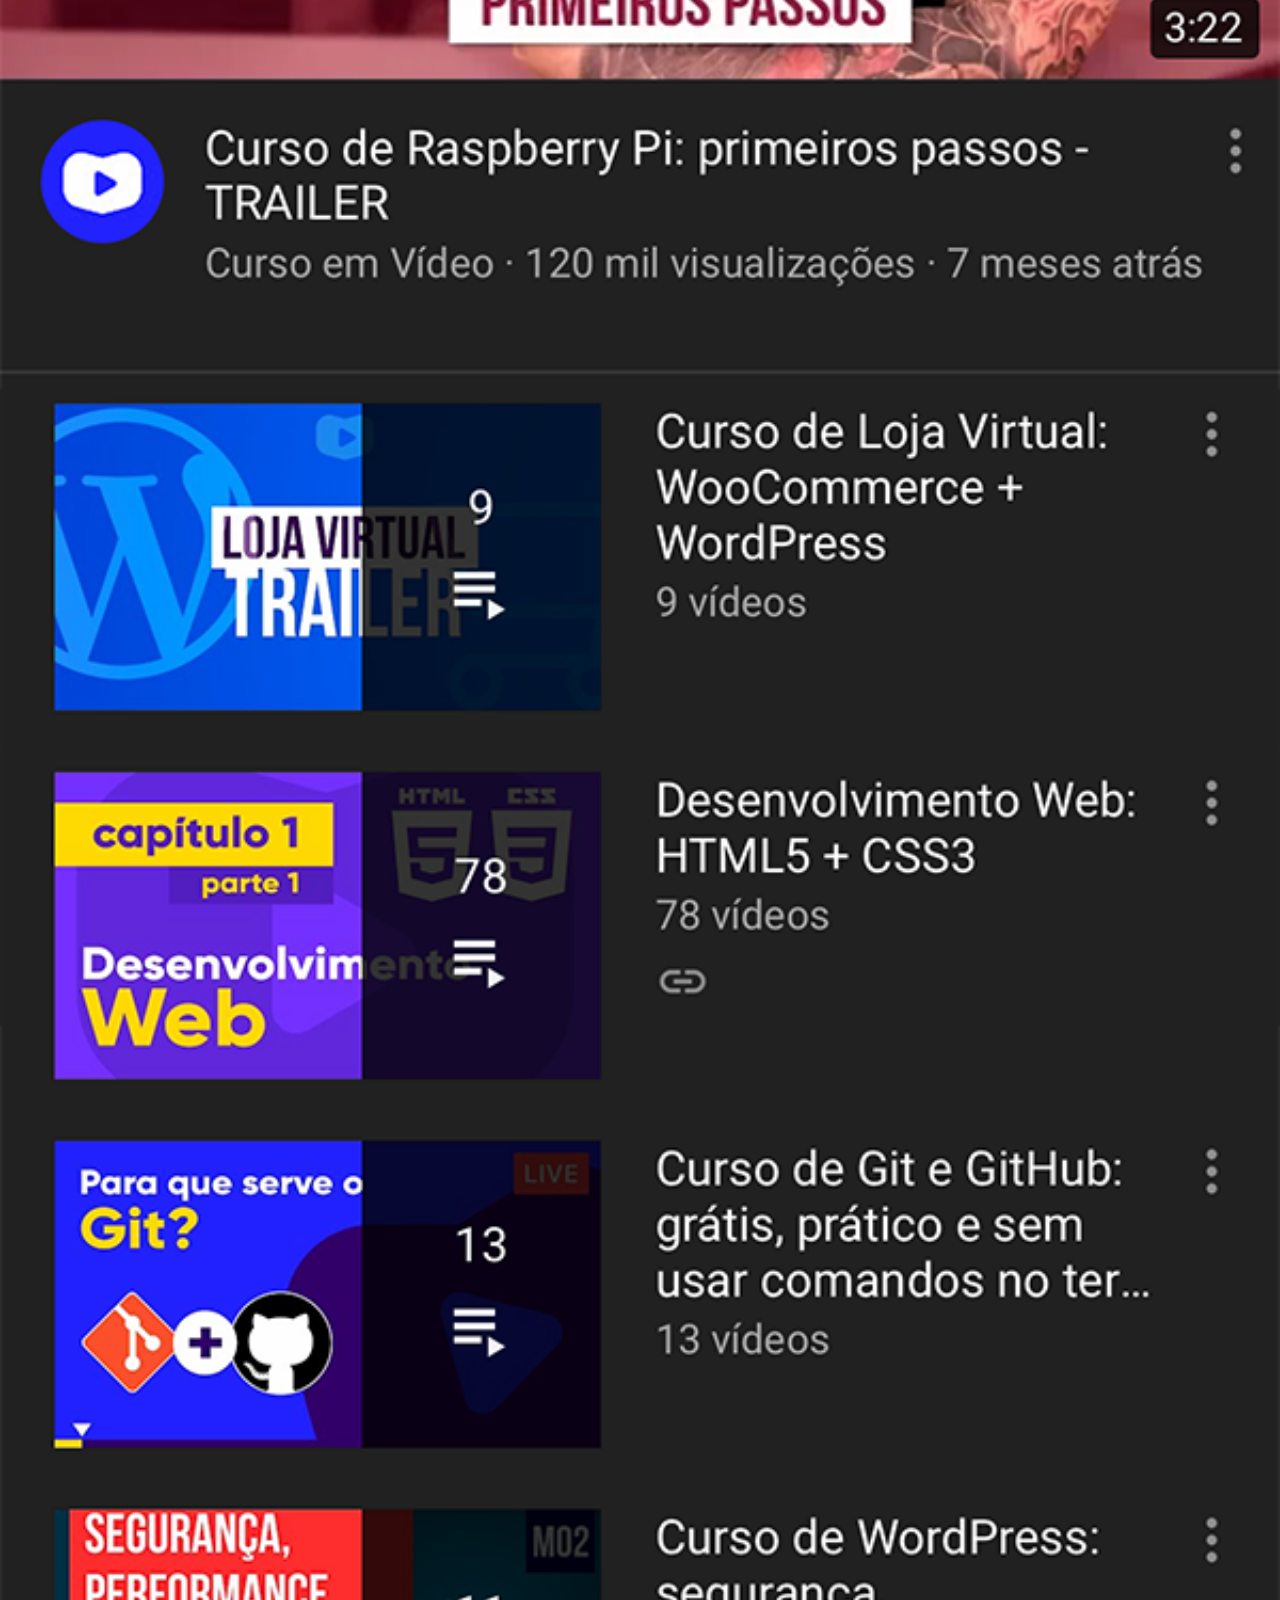
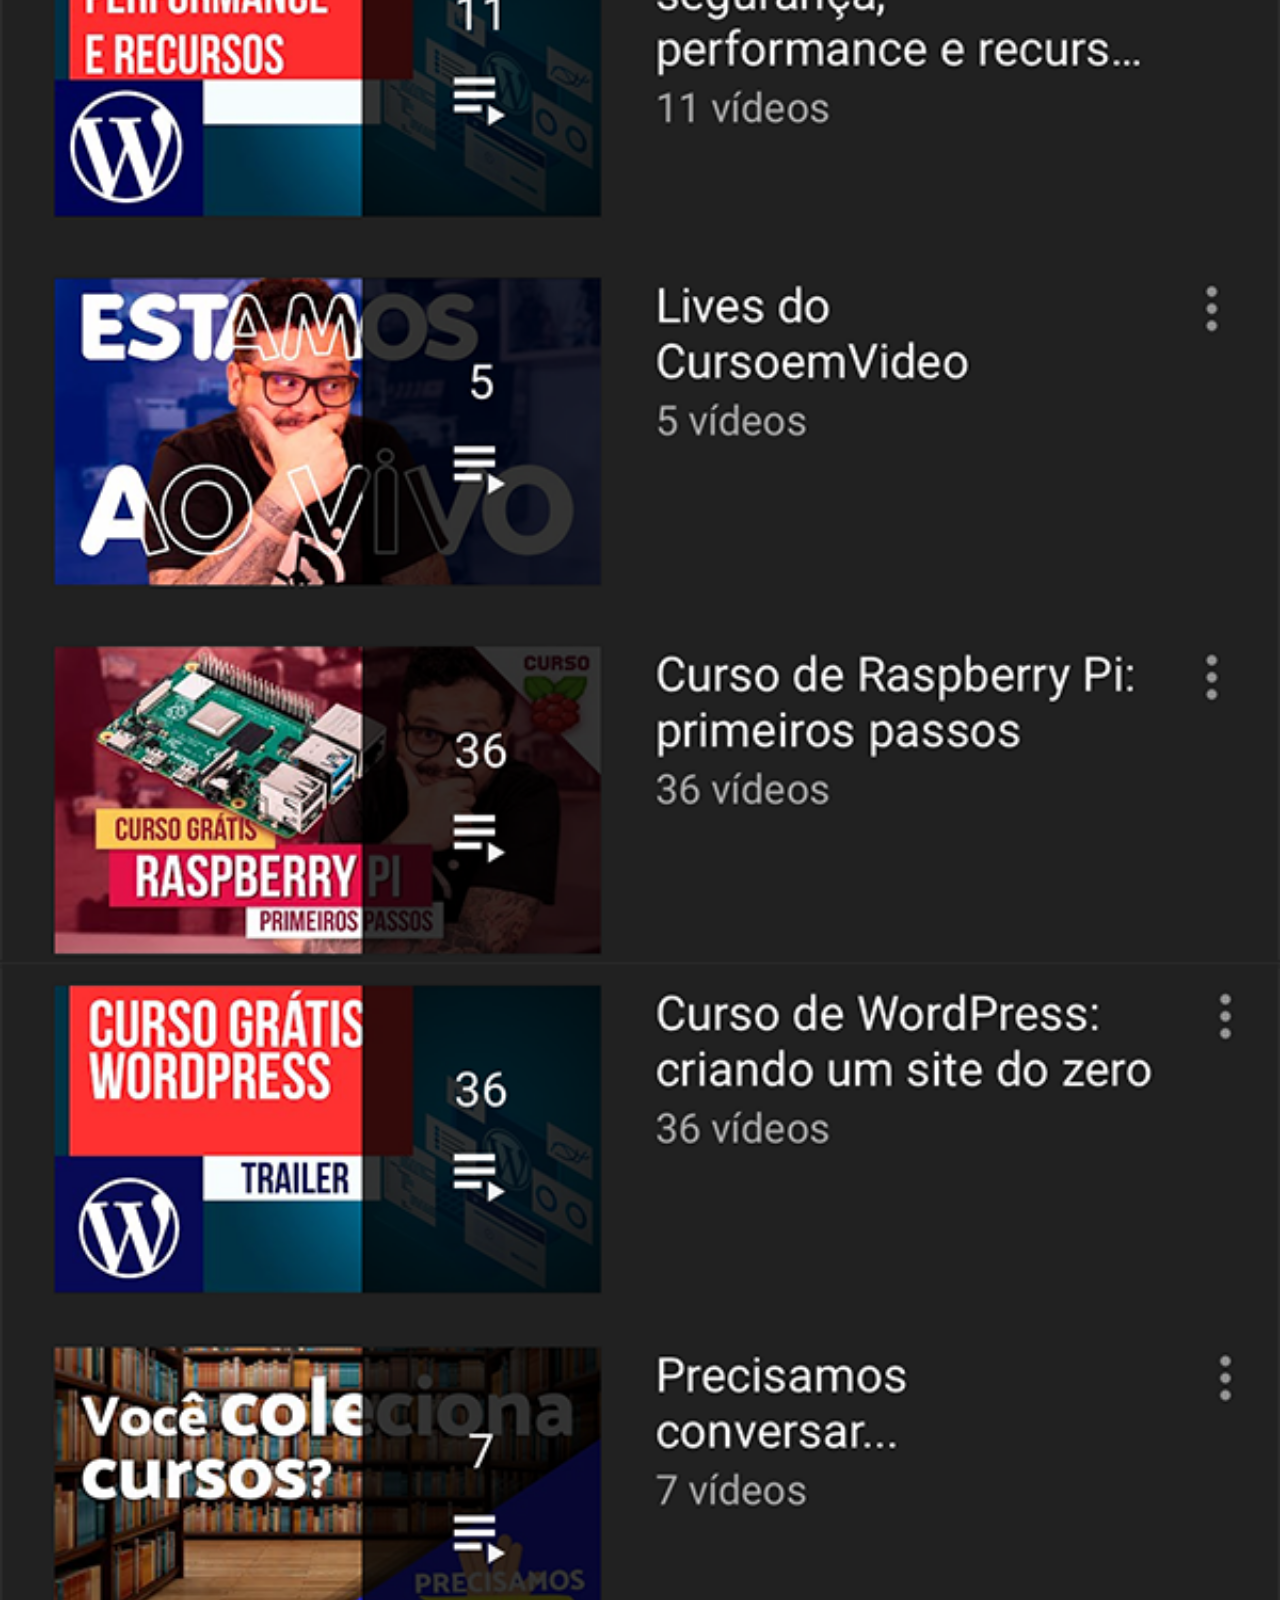
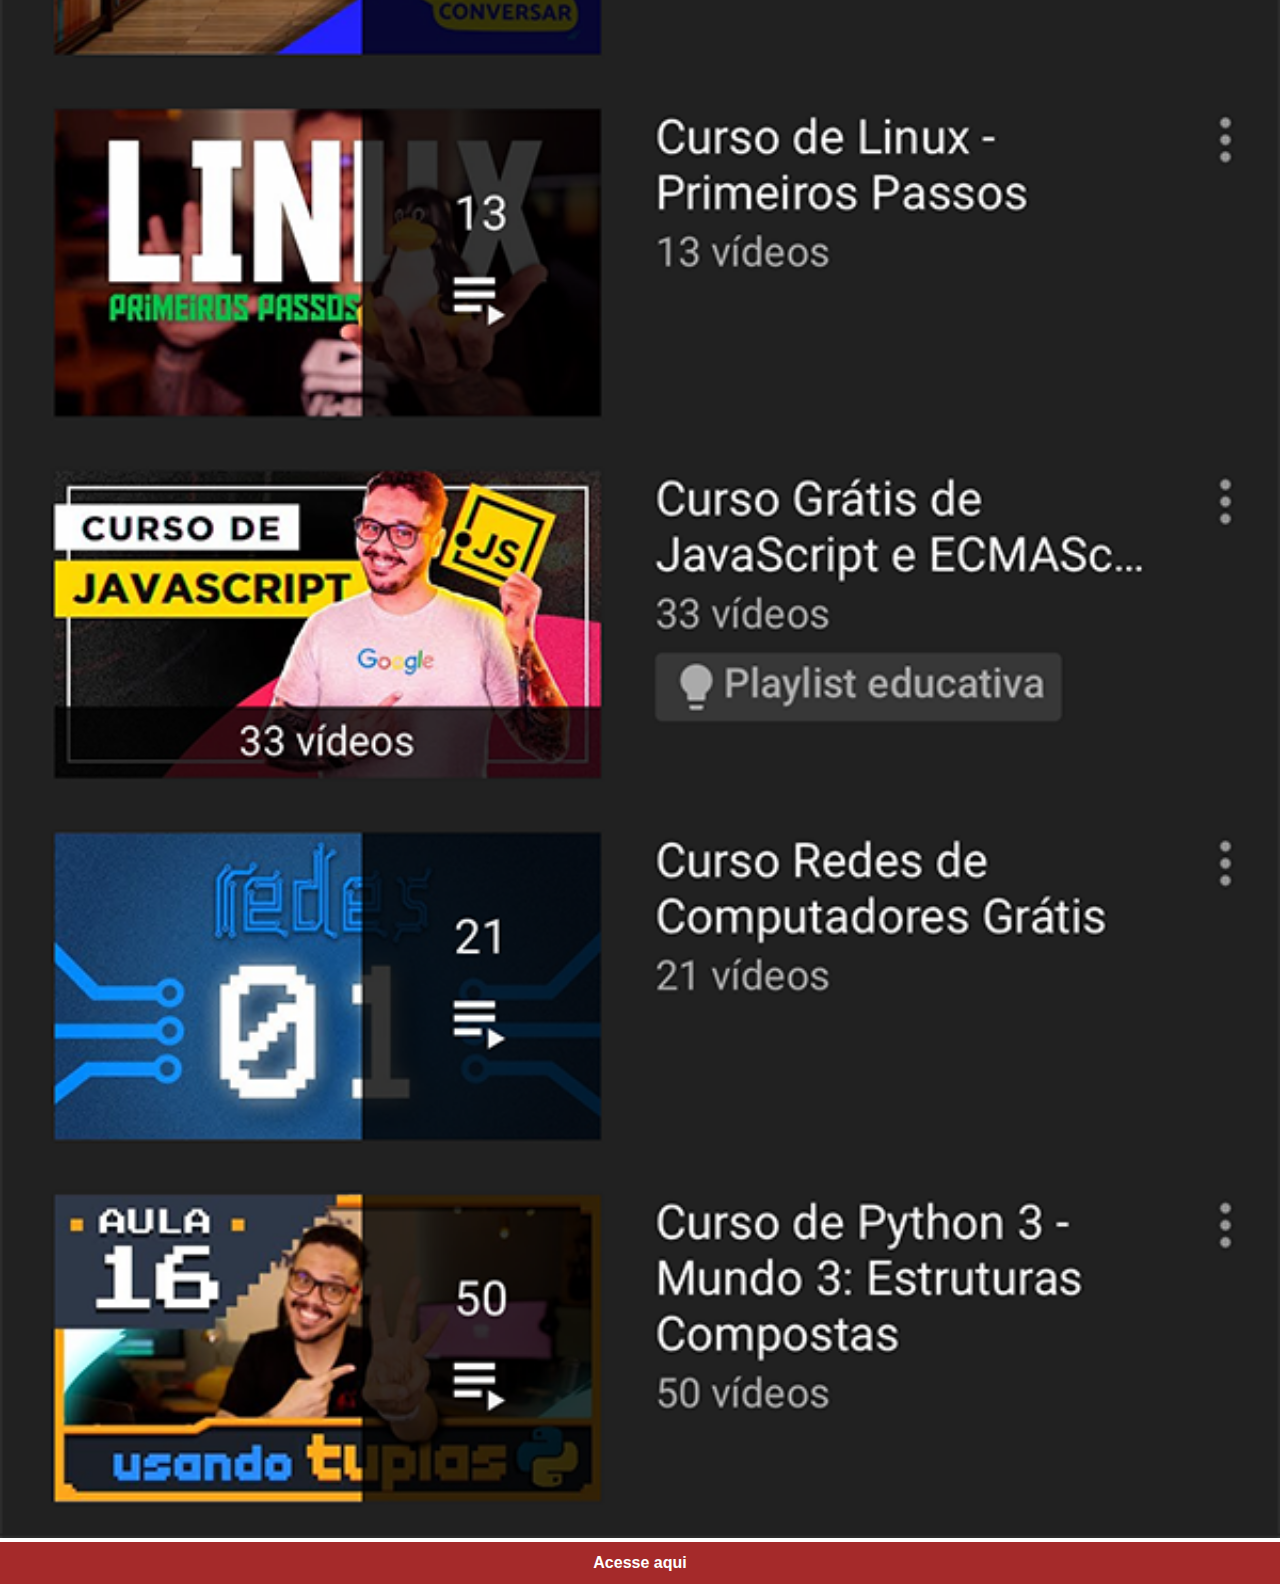
<file: You tube.html>
<!DOCTYPE html>
<html lang="PT-BR">
<head>
    <meta charset="UTF-8">
    <meta name="viewport" content="width=device-width, initial-scale=1.0">
    <link rel="stylesheet" href="estilos/tela.css">
    <title>youtube</title>
</head>
<body>
    <img src="pacote-d013/imagens/tela-youtube.png" alt="tela-youtube">
    <a href="">Acesse aqui</a>
</body>
</html>
</file>
<file: style.css>
@charset "UTF-8";

*{
    padding: 0%;
    margin: 0%;
    font-family: Arial, Helvetica, sans-serif;
}
html,body{
    width: 100vw;
    height: 100vh;
    background-color: black;
}
main{
    background: url(pacote-d013/imagens/fundo-madeira.jpg) no-repeat;
    background-size: cover;
    height: 100vh;
}
section#telefone{
    position: absolute;
    top: 50%;
    left: 50%;
    transform: translate(-50%,-50%);


    background: url(pacote-d013/imagens/frame-iphone.png) no-repeat;

    height: 500px;
    width: 300px;

}
section#rede-sociais img{
    border-radius: 50%;
    width: 50px;
    margin: 10px;
    box-shadow: 1px 1px 5px black;
    box-sizing: border-box;
}
section#rede-sociais img:hover{
   background-color: white;
   transform: translate(-3px, -3px);
    box-sizing: border-box;
    box-shadow: 2px 2px 5px black;
    border: 2px solid white ;
    transition: .5s;

}

section#rede-sociais{
    text-align: right;
}
section
iframe#tela{
   position: relative;
   top: 60px;
   left: 17px;
   height: 360px;
   width: 200px;
}
</file>
<file: estilos/tela.css>
@charset "UTF-8";

*{
    padding: 0%;
    margin: 0%;
    font-family: Arial, Helvetica, sans-serif;
}
::-webkit-scrollbar{
    width: 0px;
    height: 0px;
}
img{
 width: 100vw;
}
a{
    text-align: center;
    background-color: brown;
    color: white;
    font-weight: bold;
    text-decoration: none;
    padding: 12px;
    display: block;
}
</file>
